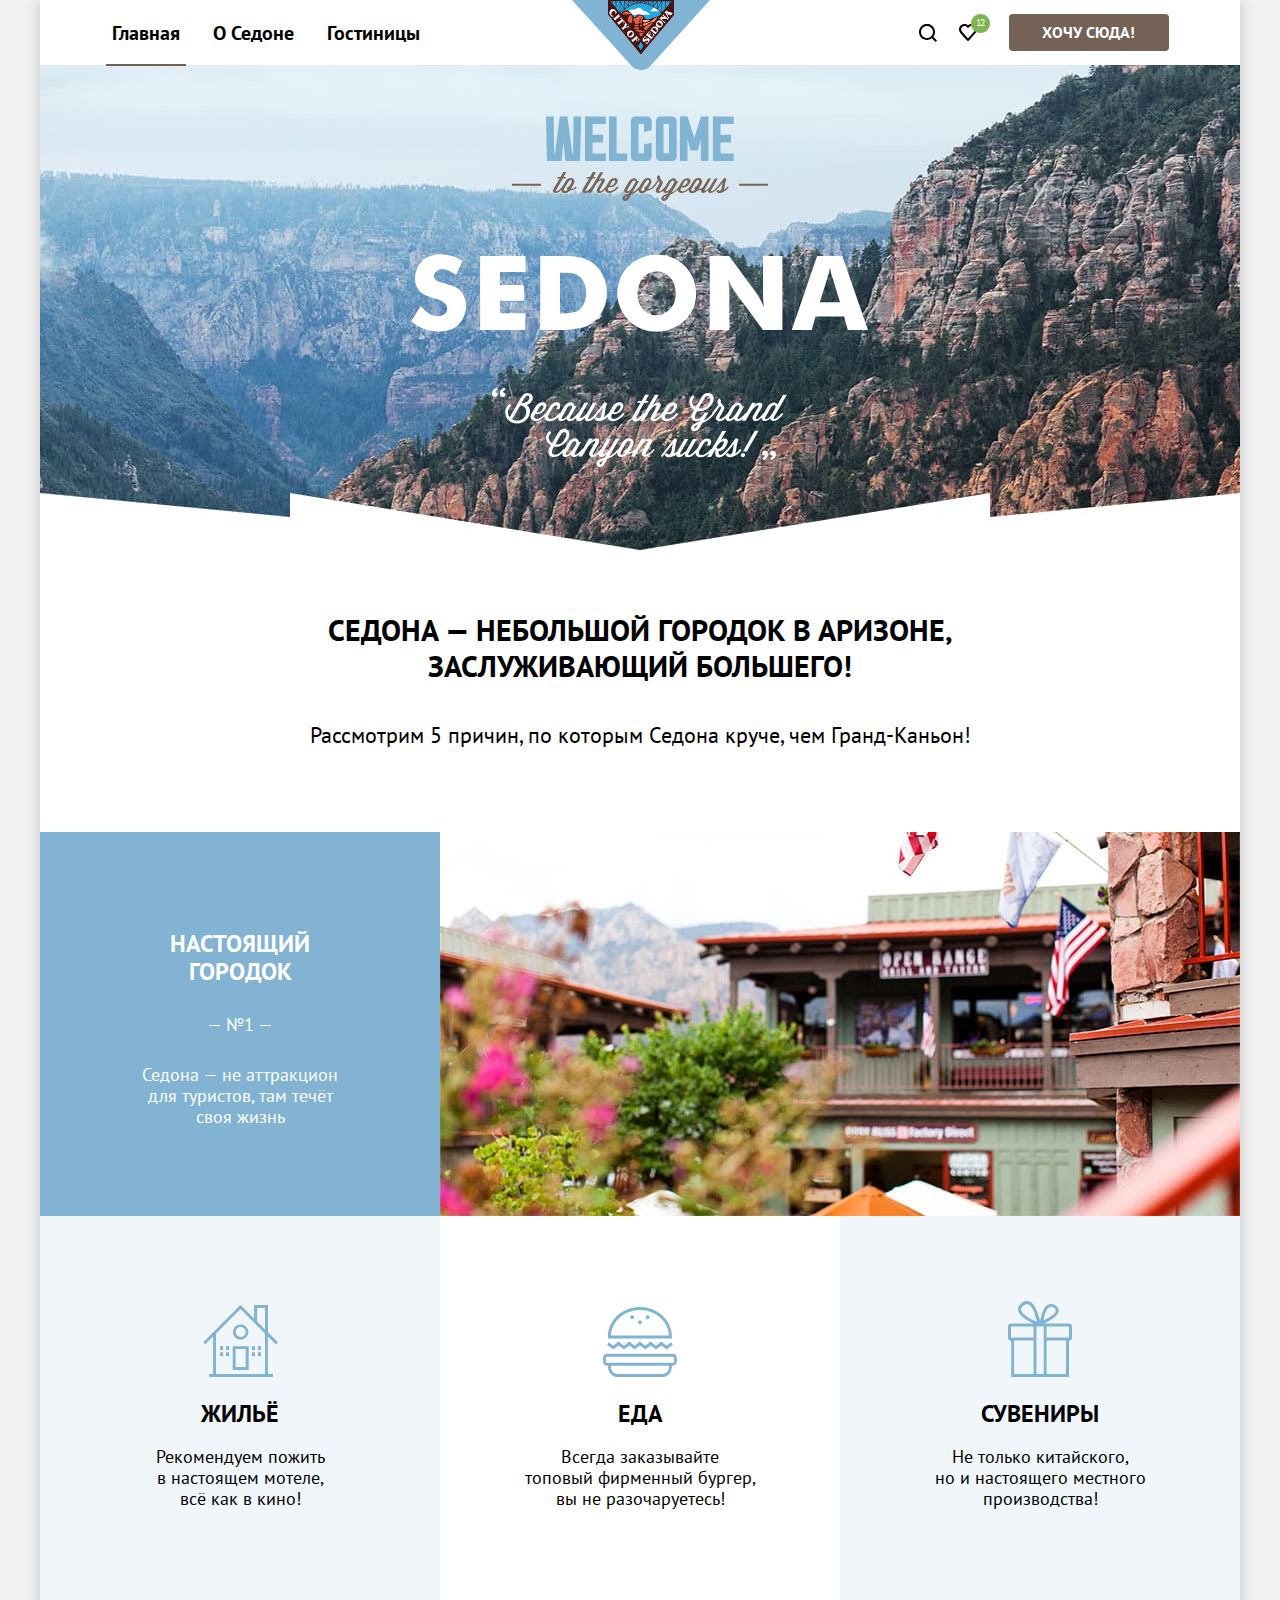
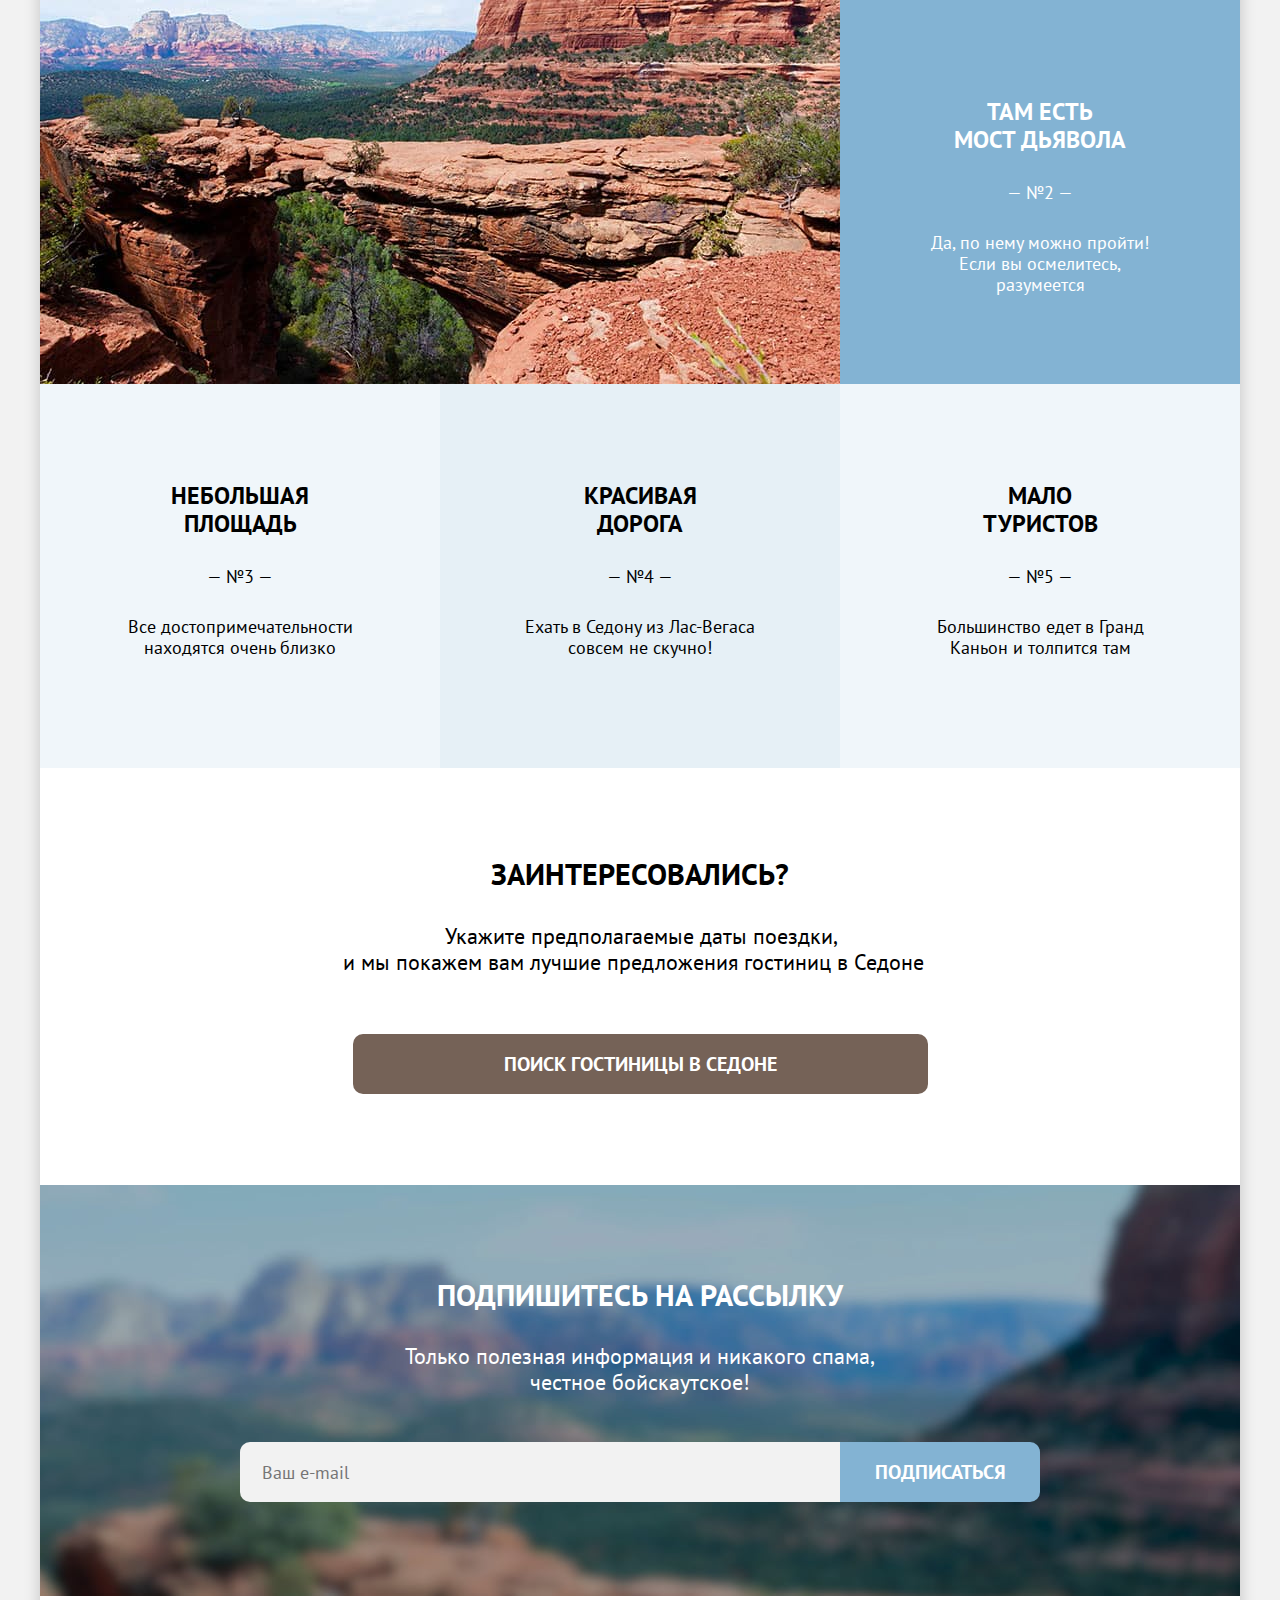
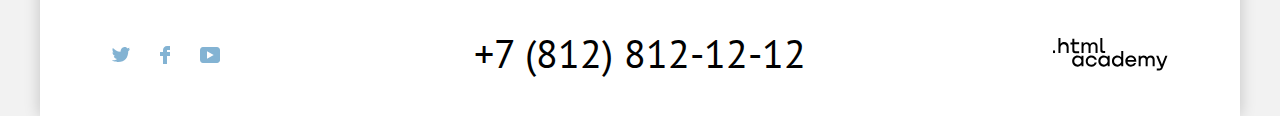
<file: index.html>
<!DOCTYPE html>
<html lang="ru">
  <head>
    <meta charset="utf-8">
    <title>HTML Academy: Седона</title>
    <link rel="icon" href="favicon.ico"> <!-- 32×32 -->
    <link rel="stylesheet" href="styles/styles.css">
  </head>
  <body>
    <header class="page-header">
      <nav class="navigation">
        <ul class="navigation-list">
          <li class="navigation-item current">
            <a class="navigation-link" href="#">Главная</a>
          </li>
          <li class="navigation-item">
            <a class="navigation-link" href="#">О Седоне</a>
          </li>
          <li class="navigation-item">
            <a class="navigation-link" href="catalog.html">Гостиницы</a>
          </li>
        </ul>
        <a class="navigation-logo" href="#">
          <img class="page-header-logo" src="img/mini-logo.svg" width="138" height="70" alt="Логотип сайта Седона">
        </a>
        <ul class="navigation-user">
          <li class="navigation-item">
            <a class="navigation-button search" title="Поиск" href="#">
              <svg class="navigation-icon" aria-hidden="true" focusable="false" width="18" height="18" viewBox="0 0 18 18" fill="none" xmlns="http://www.w3.org/2000/svg">
                <g clip-path="url(#clip0_3:16)">
                <path d="M18 16.5L14.3 12.8C15.3 11.5 16 9.8 16 7.9C16 3.5 12.4 -0.1 8 -0.1C3.6 -0.1 0 3.6 0 8C0 12.4 3.6 16 8 16C9.8 16 11.5 15.4 12.9 14.3L16.6 18L18 16.5ZM8 14C4.7 14 2 11.3 2 8C2 4.7 4.7 2 8 2C11.3 2 14 4.7 14 8C14 11.3 11.3 14 8 14Z"/>
                </g>
                <defs>
                <clipPath id="clip0_3:16">
                <rect width="18" height="18" fill="white"/>
                </clipPath>
                </defs>
              </svg>
            </a>
          </li>
          <li class="navigation-item">
            <a class="navigation-button favorites" title="Избранное" href="#">
              <svg class="eclipse" aria-hidden="true" focusable="false" width="19" height="19" viewBox="0 0 19 19" fill="none" xmlns="http://www.w3.org/2000/svg">
                <path d="M19 9.5C19 14.7467 14.7467 19 9.5 19C4.25329 19 0 14.7467 0 9.5C0 4.25329 4.25329 0 9.5 0C14.7467 0 19 4.25329 19 9.5Z"/>
              </svg>
              <span class="favorites-sum">12</span>
              <svg class="navigation-icon" aria-hidden="true" focusable="false" width="18" height="17" viewBox="0 0 18 17" fill="none" xmlns="http://www.w3.org/2000/svg">
                <path d="M8.9 17C8.6 17 8.3 16.9 8.1 16.6C2.7 10.5 1.4 9.1 1.1 8.7C0.4 7.8 0 6.6 0 5.4C0 2.4 2.4 0 5.5 0C6.8 0 8 0.5 9 1.3C10 0.5 11.3 0 12.5 0C15.5 0 18 2.4 18 5.4C18 6.7 17.5 7.9 16.7 8.8L9.7 16.7C9.5 16.9 9.3 17 8.9 17ZM2.9 7.5C3.2 7.9 6.4 11.5 9 14.4L15.2 7.4C15.7 6.9 15.9 6.2 15.9 5.4C15.9 3.6 14.4 2.1 12.6 2.1C11.6 2.1 10.6 2.6 9.9 3.4C9.6 3.7 9.3 3.8 9 3.8C8.7 3.8 8.4 3.6 8.2 3.4C7.5 2.6 6.5 2.1 5.5 2.1C3.7 2.1 2.2 3.6 2.2 5.4C2.1 6.3 2.5 7 2.9 7.5C2.8 7.5 2.8 7.5 2.9 7.5Z"/>
              </svg>
            </a>

            <div class="popover popover-cart">
              <div class="popover-content">
                <h2 class="popover-title visually-hidden">Избранное</h2>
                <ul class="cart-items-list">
                  <li class="cart-item">
                    <a class="cart-item-container" href="#">
                    <h4 class="cart-item-title">Desert Quail Inn</h4>
                    <img class="card-item-img" src="img/hotel-2-min.jpg" width="48" height="48" alt="">
                    <p class="cart-item-type">Мотель</p>
                    </a>
                    <button type="button" class="cart-item-button">
                      <svg class="basket" aria-hidden="true" focusable="false" width="16" height="16" viewBox="0 0 16 16" fill="none" xmlns="http://www.w3.org/2000/svg">
                        <path d="M15.3 2.3H13.1H2.8H0.6C0.3 2.3 0 2.5 0 2.8C0 3.1 0.3 3.4 0.6 3.4H2.3V15.4C2.3 15.7 2.6 16 2.9 16H13.1C13.4 16 13.7 15.7 13.7 15.4V3.4H15.4C15.7 3.4 16 3.1 16 2.8C16 2.5 15.6 2.3 15.3 2.3ZM12.5 14.8H3.4V3.4H12.5V14.8Z" fill="black"/>
                        <path d="M6.19995 1.2H9.59995C9.89995 1.2 10.2 0.9 10.2 0.6C10.2 0.3 9.99995 0 9.69995 0H6.19995C5.89995 0 5.69995 0.3 5.69995 0.6C5.69995 0.9 5.89995 1.2 6.19995 1.2Z" fill="black"/>
                        <path d="M6.2001 12C6.5001 12 6.8001 11.7 6.8001 11.4V5.7C6.8001 5.4 6.5001 5.1 6.2001 5.1C5.9001 5.1 5.6001 5.4 5.6001 5.7V11.4C5.7001 11.7 5.9001 12 6.2001 12Z" fill="black"/>
                        <path d="M9.7001 12C10.0001 12 10.3001 11.7 10.3001 11.4V5.7C10.3001 5.4 10.0001 5.1 9.7001 5.1C9.4001 5.1 9.1001 5.5 9.1001 5.7V11.4C9.1001 11.7 9.3001 12 9.7001 12Z" fill="black"/>
                      </svg>
                      <span class="visually-hidden">Удалить из корзины</span>
                    </button>
                  </li>
                  <li class="cart-item">
                    <a class="cart-item-container" href="#">
                    <h4 class="cart-item-title">Villas at Poco Diablo</h4>
                    <img class="card-item-img" src="img/hotel-3-min.jpg" width="48" height="48" alt="">
                    <p class="cart-item-type">Апартаменты</p>
                    </a>
                    <button type="button" class="cart-item-button">
                      <svg class="basket" aria-hidden="true" focusable="false" width="16" height="16" viewBox="0 0 16 16" fill="none" xmlns="http://www.w3.org/2000/svg">
                        <path d="M15.3 2.3H13.1H2.8H0.6C0.3 2.3 0 2.5 0 2.8C0 3.1 0.3 3.4 0.6 3.4H2.3V15.4C2.3 15.7 2.6 16 2.9 16H13.1C13.4 16 13.7 15.7 13.7 15.4V3.4H15.4C15.7 3.4 16 3.1 16 2.8C16 2.5 15.6 2.3 15.3 2.3ZM12.5 14.8H3.4V3.4H12.5V14.8Z"/>
                        <path d="M6.19995 1.2H9.59995C9.89995 1.2 10.2 0.9 10.2 0.6C10.2 0.3 9.99995 0 9.69995 0H6.19995C5.89995 0 5.69995 0.3 5.69995 0.6C5.69995 0.9 5.89995 1.2 6.19995 1.2Z"/>
                        <path d="M6.2001 12C6.5001 12 6.8001 11.7 6.8001 11.4V5.7C6.8001 5.4 6.5001 5.1 6.2001 5.1C5.9001 5.1 5.6001 5.4 5.6001 5.7V11.4C5.7001 11.7 5.9001 12 6.2001 12Z"/>
                        <path d="M9.7001 12C10.0001 12 10.3001 11.7 10.3001 11.4V5.7C10.3001 5.4 10.0001 5.1 9.7001 5.1C9.4001 5.1 9.1001 5.5 9.1001 5.7V11.4C9.1001 11.7 9.3001 12 9.7001 12Z"/>
                      </svg>
                      <span class="visually-hidden">Удалить из корзины</span>
                    </button>
                  </li>
                </ul>
                <button type="button" class="popover-button">Все избранные</button>
              </div>
            </div>

          </li>
          <li class="navigation-item button">
            <a class="navigation-link button" href="#">
              <span class="navigation-link white-link">Хочу сюда!</span>
            </a>
          </li>
        </ul>
      </nav>
    </header>

    <main class="main-index main-container">
      <div class="main-bg">
        <img class="main-index-logo" src="img/logo-welcome.svg" width="458" height="352" alt="Добро пожаловать в Седону.">
      </div>
      <div class="promo">
      <h1 class="main-title">Седона — небольшой городок в Аризоне,<br>
        заслуживающий большего!</h1>
      <p class="main-description">Рассмотрим 5 причин, по которым Седона круче, чем Гранд-Каньон!</p>
      </div>

      <section class="advantages">
        <h2 class="visually-hidden">Преимущества</h2>
        <ol class="advantages-list">
          <li class="advantages-item">
            <div class="block-blue">
            <h3 class="advantages-title">Настоящий<br>
              городок</h3>
            <span>— №1 —</span>
            <p class="advantages-description">Седона — не аттракцион<br>
              для туристов, там течёт<br>
              своя жизнь</p>
            </div>
            <img class="city-img" src="img/real-city-min.jpg" width="800" height="384" alt="Город Седона.">
          </li>
        </ol>
        <ol class="detail-list">
          <li class="detail-item detail-item-blue">
            <div class="detail-icon icon-house"></div>
            <div class="detail">
            <h4 class="detail-title">Жильё</h4>
            <p class="detail-description">Рекомендуем пожить<br>
              в настоящем мотеле,<br>
              всё как в кино!</p>
            </div>
          </li>
          <li class="detail-item detail-item-white">
            <div class="detail-icon icon-food"></div>
            <div class="detail">
            <h4 class="detail-title">Еда</h4>
            <p class="detail-description">Всегда заказывайте<br>
              топовый фирменный бургер,<br>
              вы не разочаруетесь!</p>
            </div>
          </li>
          <li class="detail-item detail-item-blue">
            <div class="detail-icon icon-souvenirs"></div>
            <div class="detail">
            <h4 class="detail-title">Сувениры</h4>
            <p class="detail-description">Не только китайского,<br>
              но и настоящего местного<br>
              производства!</p>
            </div>
          </li>
        </ol>
          <ol start="2" class="advantages-list">
          <li class="adv-2 advantages-item">
            <div class="block-blue">
            <h3 class="advantages-title">Там есть<br>
              мост дьявола</h3>
            <span>— №2 —</span>
            <p class="advantages-description">Да, по нему можно пройти!<br>
              Если вы осмелитесь,<br>
              разумеется</p>
            </div>

            <img class="bridge" src="img/bridge-min.jpg" width="800" height="384" alt="Мост Дьявола.">
          </li>
          <li class="advantages-item-light">
            <h3 class="advantages-title">Небольшая<br>
              площадь</h3>
            <span class="a">— №3 —</span>
            <p class="advantages-description">Все достопримечательности<br>
              находятся очень близко</p>
          </li>
          <li class="advantages-item-dark">
            <h3 class="advantages-title">Красивая<br>
              дорога</h3>
            <span>— №4 —</span>
            <p class="advantages-description">Ехать в Седону из Лас-Вегаса<br>
              совсем не скучно!</p>
          </li>
          <li class="advantages-item-light">
            <h3 class="advantages-title">Мало<br>
              туристов</h3>
            <span>— №5 —</span>
            <p class="advantages-description">Большинство едет в Гранд<br>
              Каньон и толпится там</p>
          </li>
          </ol>
      </section>

      <section class="appointment">
        <h2 class="appointment-title">Заинтересовались?</h2>
        <p class="appointment-description">Укажите предполагаемые даты поездки,
        и мы покажем вам лучшие предложения гостиниц в Седоне
        </p>
        <div class="appointment-search">
          <a class="appointment-button" href="#">Поиск гостиницы в седоне</a>
        </div>
      </section>
    </main>

    <footer class="page-footer">
      <section class="newsletter">
        <div class="footer-bg">
        <h2 class="page-footer-title">Подпишитесь на рассылку</h2>
        <p class="page-footer-description">Только полезная информация и никакого спама,<br>
          честное бойскаутское!</p>
        <form class="newsletter-form" action="https://echo.htmlacademy.ru/" method="post">
          <div class="email-form">
          <p class="newsletter-email">
            <label class="visually-hidden" for="newsletter-email">Email</label>
            <input class="field"  placeholder="Ваш e-mail" type="email" name="newsletter-email" id="newsletter-email" required>
          </p>
          <button class="button newsletter-button" type="submit">Подписаться</button>
          </div>
        </form>
        </div>
      </section>

      <div class="contacts">
      <ul class="footer-social">
        <li class="footer-social-item">
          <a class="footer-social-link twitter" title="Twitter" href="https://twitter.com/htmlacademy_ru">
            <svg class="social-icon" aria-hidden="true" focusable="false" width="18" height="15" viewBox="0 0 18 15" fill="none" xmlns="http://www.w3.org/2000/svg">
              <path d="M11.6 0.200056C13.4 -0.299944 14.8 0.500056 15.4 1.40006C16.1 1.20006 16.8 0.900056 17.5 0.700056C17.5 1.60006 16.9 2.20006 16.6 2.50006C17.3 2.60006 18 1.90006 18 1.90006C17.8 2.90006 16.9 3.70006 16.3 3.90006C16.1 10.7001 13 15.1001 5.7 15.0001C5.1 15.0001 5.8 15.0001 5.2 15.0001C4.8 15.0001 0.8 14.5001 0 13.1001C2.4 13.3001 4.1 12.7001 5 11.9001C4 11.6001 2.1 11.5001 1.8 9.00006C2.2 9.10006 2.4 9.20006 3.1 9.10006C1.8 8.30006 0.4 7.50006 0.5 5.30006C0.8 5.60006 1.6 5.80006 1.9 5.80006C1.1 5.60006 -0.2 2.50006 0.9 0.900056C2.8 2.80006 4.9 4.50006 8.5 4.70006C8.7 2.30006 9.7 0.800056 11.6 0.200056Z"/>
            </svg>
          </a>
        </li>
        <li class="footer-social-item">
          <a class="footer-social-link facebook" title="Facebook" href="https://www.facebook.com/htmlacademy">
            <svg class="social-icon" aria-hidden="true" focusable="false" width="10" height="18" viewBox="0 0 10 18" fill="none" xmlns="http://www.w3.org/2000/svg">
              <path d="M7 0C4.8 0 3 1.8 3 4V6H0V10H3V18H7V10H10V6H7V4H10V0H7Z"/>
            </svg>
          </a>
        </li>
        <li class="footer-social-item">
          <a class="footer-social-link youtube" title="YouTube" href="https://www.youtube.com/c/HTMLAcademyRUS">
            <svg class="social-icon" aria-hidden="true" focusable="false" width="20" height="16" viewBox="0 0 20 16" fill="none" xmlns="http://www.w3.org/2000/svg">
              <path d="M17 0H2.9C1.2 0 0 1.5 0 3.2V12.7C0 14.5 1.2 16 2.9 16H17.2C18.7 16 20.1 14.5 20.1 12.8V3.2C19.9 1.5 18.7 0 17 0ZM7 11.8V4.2L13.7 8L7 11.8Z"/>
            </svg>
          </a>
        </li>
      </ul>

      <section class="footer-contacts">
        <h2 class="visually-hidden">Контакты</h2>
        <a class="footer-contacts-phone tel" href="tel:+78128121212">+7 (812) 812-12-12</a>
      </section>

      <section class="about-text">
        <h2 class="visually-hidden">Сделано в .html academy</h2>
        <a class="made" href="https://htmlacademy.ru/">
          <svg class="made-icon" aria-hidden="true" focusable="false" width="115" height="33" viewBox="0 0 115 33" fill="none" xmlns="http://www.w3.org/2000/svg">
            <path d="M0 12.8999V15.4999H2.5V12.8999H0Z"/>
            <path d="M11.6 4.5C10 4.5 8.80002 5.2 8.00002 6.2H7.90002V0H5.90002V15.5H7.90002V10.2C7.90002 8.1 9.20002 6.6 11.2 6.6C13 6.6 14.1 8 14.1 9.8V15.5H16.1V9.4C16.2 6.4 14.3 4.5 11.6 4.5Z"/>
            <path d="M26.6 4.8001H21.8V1.1001H19.8V4.9001H17.9V6.9001H19.8V12.9001C19.8 14.6001 20.8 15.6001 22.5 15.6001H26.6V13.6001H22.9C22.2 13.6001 21.8 13.2001 21.8 12.5001V6.8001H26.6V4.8001Z"/>
            <path d="M41.1 4.6001C39.5 4.6001 38.2 5.4001 37.6 6.7001H37.5C36.9 5.5001 35.7 4.6001 34.1 4.6001C32.7 4.6001 31.6 5.4001 31 6.4001H30.9V4.8001H29V15.4001H31V10.0001C31 8.0001 32 6.5001 33.6 6.5001C35.1 6.5001 36 7.5001 36 9.1001V15.4001H38V9.8001C38 7.4001 39.4 6.5001 40.6 6.5001C42.1 6.5001 43 7.5001 43 9.1001V15.4001H45V8.9001C45.1 6.4001 43.6 4.6001 41.1 4.6001Z"/>
            <path d="M47.8 12.7C47.8 14.4 48.8 15.4 50.6 15.4H52.6V13.4H50.9001C50.2001 13.4 49.8 13 49.8 12.3V0H47.8V12.7Z"/>
            <path d="M28.9 19.6999C28 18.5999 26.7 17.8999 25 17.8999C21.9 17.8999 19.6 20.1999 19.6 23.4999C19.6 26.7999 21.9 29.0999 25 29.0999C26.8 29.0999 28 28.2999 28.8 27.1999H28.9V28.7999H30.9V18.1999H28.9V19.6999ZM25.3 27.0999C23.1 27.0999 21.7 25.4999 21.7 23.4999C21.7 21.4999 23.1 19.8999 25.3 19.8999C27.5 19.8999 28.9 21.4999 28.9 23.4999C28.9 25.3999 27.5 27.0999 25.3 27.0999Z"/>
            <path d="M44.2 21.9999C43.7 19.5999 41.5999 17.8999 38.7999 17.8999C35.3999 17.8999 33.2 20.3999 33.2 23.4999C33.2 26.5999 35.3999 29.0999 38.7999 29.0999C41.5999 29.0999 43.7 27.2999 44.2 24.8999H42.0999C41.6999 26.1999 40.3999 27.1999 38.7999 27.1999C36.5999 27.1999 35.2 25.5999 35.2 23.5999C35.2 21.5999 36.5999 19.9999 38.7999 19.9999C40.3999 19.9999 41.5999 20.9999 42.0999 22.1999H44.2V21.9999Z"/>
            <path d="M55.1 19.6999C54.2 18.5999 52.9001 17.8999 51.2001 17.8999C48.1001 17.8999 45.8 20.1999 45.8 23.4999C45.8 26.7999 48.1001 29.0999 51.2001 29.0999C53.0001 29.0999 54.2 28.2999 55 27.1999H55.1V28.7999H57.1V18.1999H55.1V19.6999ZM51.5 27.0999C49.3 27.0999 47.9001 25.4999 47.9001 23.4999C47.9001 21.4999 49.3 19.8999 51.5 19.8999C53.7 19.8999 55.1 21.4999 55.1 23.4999C55.1 25.3999 53.6 27.0999 51.5 27.0999Z"/>
            <path d="M68.7 19.7999C67.8 18.6999 66.5 17.8999 64.8 17.8999C61.7 17.8999 59.4 20.1999 59.4 23.4999C59.4 26.7999 61.6 29.0999 64.8 29.0999C66.5 29.0999 67.8 28.2999 68.6 27.2999H68.7V28.7999H70.7V13.3999H68.7V19.7999ZM65.1 27.0999C62.9 27.0999 61.5 25.4999 61.5 23.4999C61.5 21.4999 62.9 19.8999 65.1 19.8999C67.3 19.8999 68.7 21.4999 68.7 23.4999C68.6 25.4999 67.2 27.0999 65.1 27.0999Z"/>
            <path d="M78.3 17.8999C75 17.8999 72.8 20.3999 72.8 23.4999C72.8 26.4999 74.9 29.0999 78.3 29.0999C80.8 29.0999 82.8 27.7999 83.5 25.4999H81.4C80.9 26.4999 79.8 27.0999 78.4 27.0999C76.5 27.0999 75.1 25.7999 75 24.1999H83.8C84 20.5999 81.8 17.8999 78.3 17.8999ZM78.3 19.7999C80 19.7999 81.3 20.7999 81.6 22.3999H75.1C75.4 20.8999 76.6 19.7999 78.3 19.7999Z"/>
            <path d="M98.2 17.8999C96.6 17.8999 95.3 18.6999 94.6 19.8999H94.5C93.9 18.6999 92.7 17.8999 91.1 17.8999C89.7 17.8999 88.6 18.5999 88 19.6999V18.1999H86.1V28.7999H88.1V23.3999C88.1 21.3999 89.1 19.9999 90.7 19.8999C92.2 19.8999 93.1 20.8999 93.1 22.4999V28.7999H95.1V23.1999C95.1 20.7999 96.5 19.8999 97.7 19.8999C99.2 19.8999 100.1 20.8999 100.1 22.4999V28.7999H102.1V22.2999C102.2 19.6999 100.7 17.8999 98.2 17.8999Z"/>
            <path d="M109.4 27.0001L105.8 18.1001H103.6L108.4 29.7001C108.1 30.6001 107.7 30.9001 106.7 30.9001H104.2V32.9001H106.7C108.5 32.9001 109.5 32.1001 110.2 30.3001L114.9 18.1001H112.8L109.4 27.0001Z"/>
          </svg>
        </a>
      </section>
      </div>
    </footer>

    <div class="modal-container modal-container-close">
      <div class="modal modal-search">
        <button class="modal-close-button">
          <span class="visually-hidden">Закрыть</span>
          <svg width="13" height="13" viewBox="0 0 13 13" fill="none" xmlns="http://www.w3.org/2000/svg">
            <path d="M13 1.2L11.8 0L6.5 5.3L1.2 0L0 1.2L5.3 6.5L0 11.8L1.2 13L6.5 7.7L11.8 13L13 11.8L7.7 6.5L13 1.2Z"/>
            </svg>

        </button>
        <section class="modal-content">
          <h2 class="modal-title">Поиск гостиницы в Седоне</h2>
          <div class="form-container">
          <form class="search-form" action="https://echo.htmlacademy.ru/" method="post">
            <p class="field-group field-date">
              <label for="arrival-date">Дата заезда:</label>
              <input class="date-form-field modal-field" type="text" id="arrival-date" name="arrival-date" placeholder="Укажите дату" required>
            </p>
            <p class="field-group field-date">
              <label for="departure-date">Дата выезда:</label>
              <input class="date-form-field modal-field" type="text" id="departure-date" name="departure-date" placeholder="Укажите дату" required>
            </p>
            <p class="field-group">
              <label for="adults">Взрослые:</label>
              <input class="people-form-field modal-field" type="text" id="adults" name="adults" placeholder="2">
              <button class="minus-button" type="button"></button>
              <button class="plus-button" type="button"></button>
            </p>
            <p class="field-group field-kids">
              <label class="kids" for="kids">Дети:</label>
              <button type="button" class="info">
                <img class="info-img" src="img/info.png" alt="">
                <span class="tooltip"><img class="tooltip-img" src="img/tooltip.png" alt=""></span>
              </button>
              <input class="people-form-field modal-field" type="text" id="kids" name="kids" placeholder="1">
              <button class="minus-button" type="button"></button>
              <button class="plus-button" type="button"></button>
            </p>
            <button class="button modal-button" type="submit">Найти</button>
          </form>
          </div>
        </section>
      </div>
    </div>
  </body>
</html>
</file>
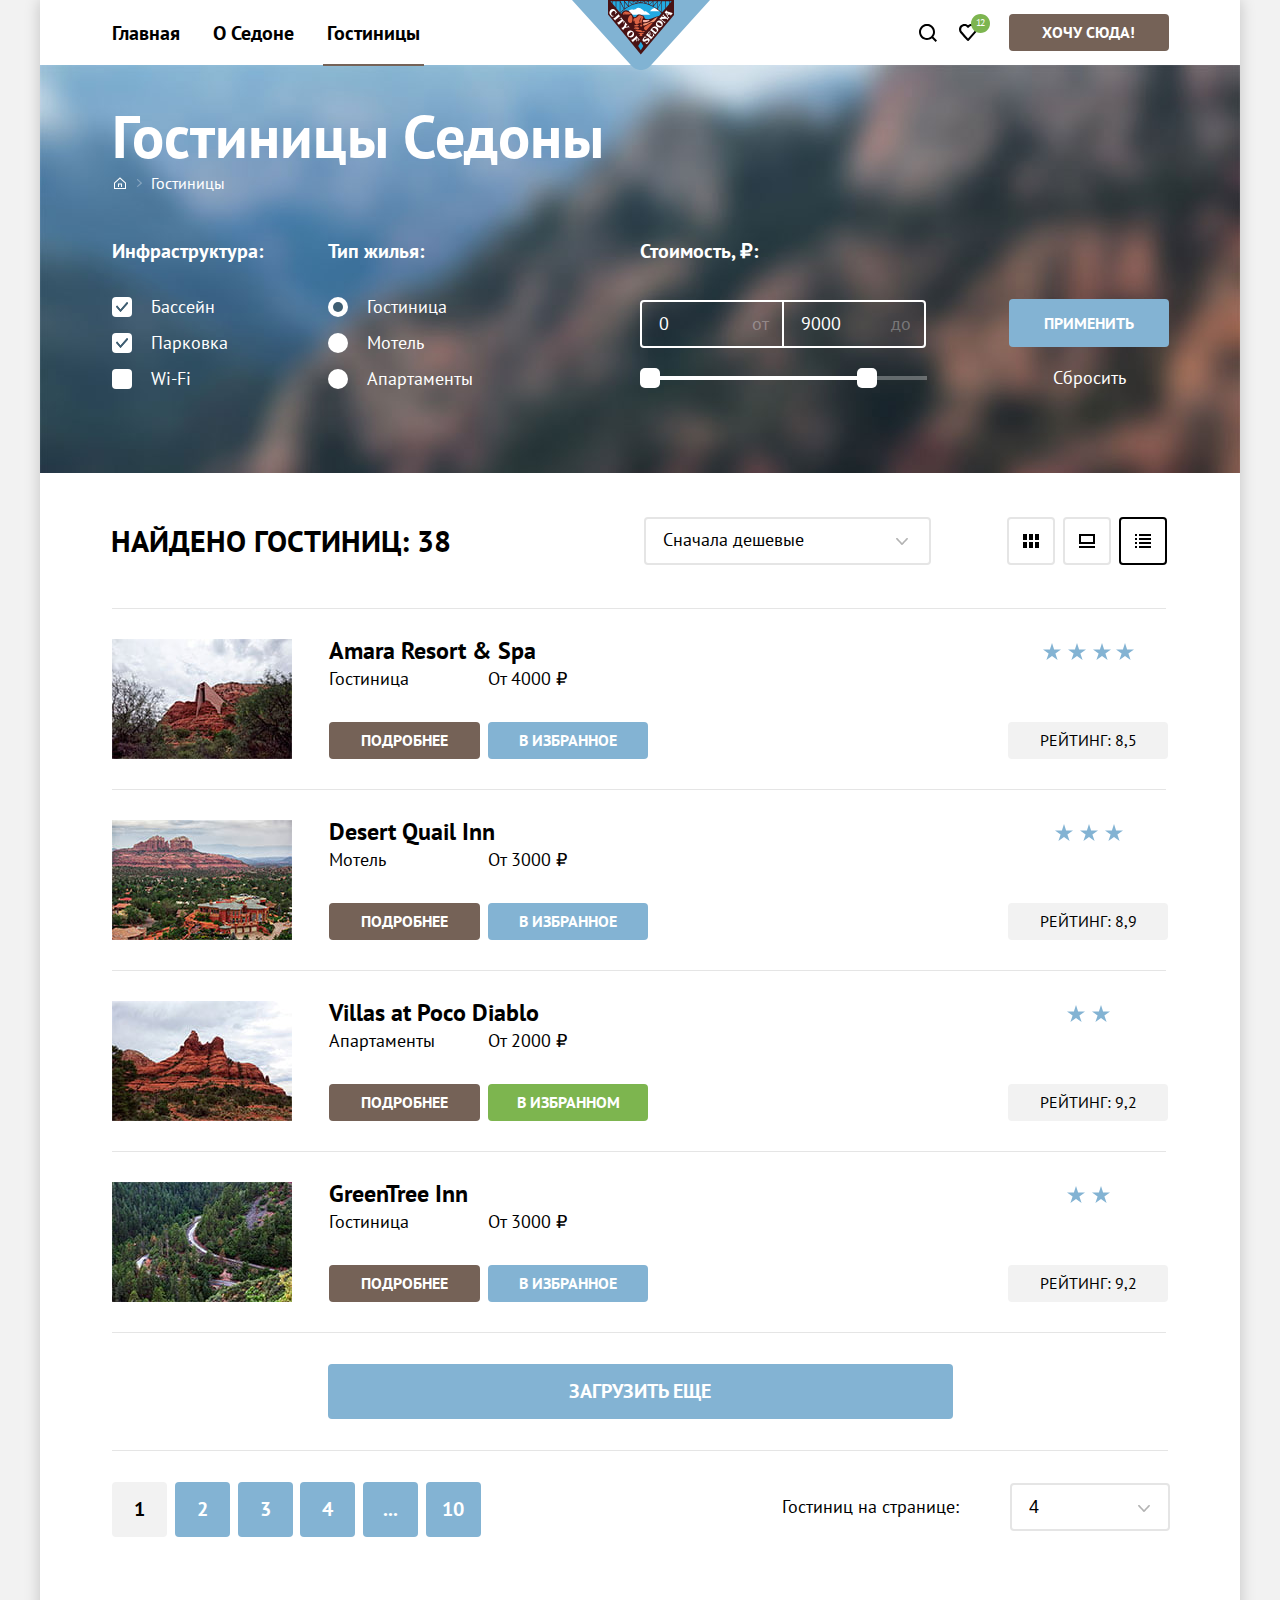
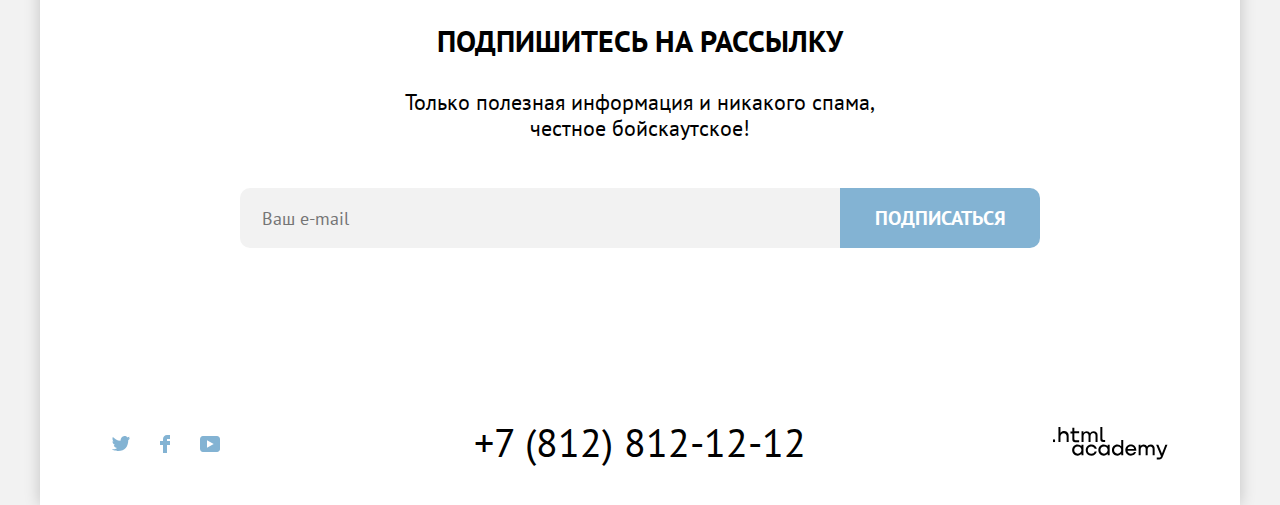
<file: catalog.html>
<!DOCTYPE html>
<html lang="ru">
  <head>
    <meta charset="utf-8">
    <title>HTML Academy: Седона</title>
    <link rel="icon" href="favicon.ico"> <!-- 32×32 -->
    <link rel="stylesheet" href="styles/styles.css">
  </head>
  <body>
    <header class="page-header">
      <nav class="navigation">
        <ul class="navigation-list">
          <li class="navigation-item">
            <a class="navigation-link" href="index.html">Главная</a>
          </li>
          <li class="navigation-item">
            <a class="navigation-link" href="#">О Седоне</a>
          </li>
          <li class="navigation-item current">
            <a class="navigation-link" href="#">Гостиницы</a>
          </li>
        </ul>
        <a class="navigation-logo" href="index.html">
          <img class="page-header-logo" src="img/mini-logo.svg" width="138" height="70" alt="Логотип сайта Седона.">
        </a>
        <ul class="navigation-user">
          <li class="navigation-item">
            <a class="navigation-button search" title="Поиск" href="#">
              <svg class="navigation-icon" aria-hidden="true" focusable="false" width="18" height="18" viewBox="0 0 18 18" fill="none" xmlns="http://www.w3.org/2000/svg">
                <g clip-path="url(#clip0_3:16)">
                <path d="M18 16.5L14.3 12.8C15.3 11.5 16 9.8 16 7.9C16 3.5 12.4 -0.1 8 -0.1C3.6 -0.1 0 3.6 0 8C0 12.4 3.6 16 8 16C9.8 16 11.5 15.4 12.9 14.3L16.6 18L18 16.5ZM8 14C4.7 14 2 11.3 2 8C2 4.7 4.7 2 8 2C11.3 2 14 4.7 14 8C14 11.3 11.3 14 8 14Z"/>
                </g>
                <defs>
                <clipPath id="clip0_3:16">
                <rect width="18" height="18" fill="white"/>
                </clipPath>
                </defs>
              </svg>
            </a>
          </li>
          <li class="navigation-item">
            <a class="navigation-button favorites" title="Избранное" href="#">
              <svg class="eclipse" aria-hidden="true" focusable="false" width="19" height="19" viewBox="0 0 19 19" fill="none" xmlns="http://www.w3.org/2000/svg">
                <path d="M19 9.5C19 14.7467 14.7467 19 9.5 19C4.25329 19 0 14.7467 0 9.5C0 4.25329 4.25329 0 9.5 0C14.7467 0 19 4.25329 19 9.5Z"/>
              </svg>
              <span class="favorites-sum">12</span>
              <svg class="navigation-icon" aria-hidden="true" focusable="false" width="18" height="17" viewBox="0 0 18 17" fill="none" xmlns="http://www.w3.org/2000/svg">
                <path d="M8.9 17C8.6 17 8.3 16.9 8.1 16.6C2.7 10.5 1.4 9.1 1.1 8.7C0.4 7.8 0 6.6 0 5.4C0 2.4 2.4 0 5.5 0C6.8 0 8 0.5 9 1.3C10 0.5 11.3 0 12.5 0C15.5 0 18 2.4 18 5.4C18 6.7 17.5 7.9 16.7 8.8L9.7 16.7C9.5 16.9 9.3 17 8.9 17ZM2.9 7.5C3.2 7.9 6.4 11.5 9 14.4L15.2 7.4C15.7 6.9 15.9 6.2 15.9 5.4C15.9 3.6 14.4 2.1 12.6 2.1C11.6 2.1 10.6 2.6 9.9 3.4C9.6 3.7 9.3 3.8 9 3.8C8.7 3.8 8.4 3.6 8.2 3.4C7.5 2.6 6.5 2.1 5.5 2.1C3.7 2.1 2.2 3.6 2.2 5.4C2.1 6.3 2.5 7 2.9 7.5C2.8 7.5 2.8 7.5 2.9 7.5Z"/>
              </svg>
            </a>

            <div class="popover popover-cart">
              <span class="popover-triangle">
                <svg width="20" height="10" viewBox="0 0 20 10" fill="none" xmlns="http://www.w3.org/2000/svg">
                  <g filter="url(#filter0_d_5_544)">
                  <path d="M10 1L20 10H0L10 1Z" fill="white"/>
                  </g>
                  <defs>
                  <filter id="filter0_d_5_544" x="0" y="0" width="20" height="10" filterUnits="userSpaceOnUse" color-interpolation-filters="sRGB">
                  <feFlood flood-opacity="0" result="BackgroundImageFix"/>
                  <feColorMatrix in="SourceAlpha" type="matrix" values="0 0 0 0 0 0 0 0 0 0 0 0 0 0 0 0 0 0 127 0" result="hardAlpha"/>
                  <feOffset dy="-1"/>
                  <feColorMatrix type="matrix" values="0 0 0 0 0.894118 0 0 0 0 0.894118 0 0 0 0 0.894118 0 0 0 1 0"/>
                  <feBlend mode="normal" in2="BackgroundImageFix" result="effect1_dropShadow_5_544"/>
                  <feBlend mode="normal" in="SourceGraphic" in2="effect1_dropShadow_5_544" result="shape"/>
                  </filter>
                  </defs>
                  </svg>
              </span>
              <div class="popover-content">
                <h2 class="popover-title visually-hidden">Избранное</h2>
                <ul class="cart-items-list">
                  <li class="cart-item">
                    <a class="cart-item-container" href="#">
                    <h4 class="cart-item-title">Desert Quail Inn</h4>
                    <img class="card-item-img" src="img/hotel-2-min.jpg" width="48" height="48" alt="">
                    <p class="cart-item-type">Мотель</p>
                    </a>
                    <button type="button" class="cart-item-button">
                      <svg class="basket" aria-hidden="true" focusable="false" width="16" height="16" viewBox="0 0 16 16" fill="none" xmlns="http://www.w3.org/2000/svg">
                        <path d="M15.3 2.3H13.1H2.8H0.6C0.3 2.3 0 2.5 0 2.8C0 3.1 0.3 3.4 0.6 3.4H2.3V15.4C2.3 15.7 2.6 16 2.9 16H13.1C13.4 16 13.7 15.7 13.7 15.4V3.4H15.4C15.7 3.4 16 3.1 16 2.8C16 2.5 15.6 2.3 15.3 2.3ZM12.5 14.8H3.4V3.4H12.5V14.8Z" fill="black"/>
                        <path d="M6.19995 1.2H9.59995C9.89995 1.2 10.2 0.9 10.2 0.6C10.2 0.3 9.99995 0 9.69995 0H6.19995C5.89995 0 5.69995 0.3 5.69995 0.6C5.69995 0.9 5.89995 1.2 6.19995 1.2Z" fill="black"/>
                        <path d="M6.2001 12C6.5001 12 6.8001 11.7 6.8001 11.4V5.7C6.8001 5.4 6.5001 5.1 6.2001 5.1C5.9001 5.1 5.6001 5.4 5.6001 5.7V11.4C5.7001 11.7 5.9001 12 6.2001 12Z" fill="black"/>
                        <path d="M9.7001 12C10.0001 12 10.3001 11.7 10.3001 11.4V5.7C10.3001 5.4 10.0001 5.1 9.7001 5.1C9.4001 5.1 9.1001 5.5 9.1001 5.7V11.4C9.1001 11.7 9.3001 12 9.7001 12Z" fill="black"/>
                      </svg>
                      <span class="visually-hidden">Удалить из корзины</span>
                    </button>
                  </li>
                  <li class="cart-item">
                    <a class="cart-item-container" href="#">
                    <h4 class="cart-item-title">Villas at Poco Diablo</h4>
                    <img class="card-item-img" src="img/hotel-3-min.jpg" width="48" height="48" alt="">
                    <p class="cart-item-type">Апартаменты</p>
                    </a>
                    <button type="button" class="cart-item-button">
                      <svg class="basket" aria-hidden="true" focusable="false" width="16" height="16" viewBox="0 0 16 16" fill="none" xmlns="http://www.w3.org/2000/svg">
                        <path d="M15.3 2.3H13.1H2.8H0.6C0.3 2.3 0 2.5 0 2.8C0 3.1 0.3 3.4 0.6 3.4H2.3V15.4C2.3 15.7 2.6 16 2.9 16H13.1C13.4 16 13.7 15.7 13.7 15.4V3.4H15.4C15.7 3.4 16 3.1 16 2.8C16 2.5 15.6 2.3 15.3 2.3ZM12.5 14.8H3.4V3.4H12.5V14.8Z"/>
                        <path d="M6.19995 1.2H9.59995C9.89995 1.2 10.2 0.9 10.2 0.6C10.2 0.3 9.99995 0 9.69995 0H6.19995C5.89995 0 5.69995 0.3 5.69995 0.6C5.69995 0.9 5.89995 1.2 6.19995 1.2Z"/>
                        <path d="M6.2001 12C6.5001 12 6.8001 11.7 6.8001 11.4V5.7C6.8001 5.4 6.5001 5.1 6.2001 5.1C5.9001 5.1 5.6001 5.4 5.6001 5.7V11.4C5.7001 11.7 5.9001 12 6.2001 12Z"/>
                        <path d="M9.7001 12C10.0001 12 10.3001 11.7 10.3001 11.4V5.7C10.3001 5.4 10.0001 5.1 9.7001 5.1C9.4001 5.1 9.1001 5.5 9.1001 5.7V11.4C9.1001 11.7 9.3001 12 9.7001 12Z"/>
                      </svg>
                      <span class="visually-hidden">Удалить из корзины</span>
                    </button>
                  </li>
                </ul>
                <button type="button" class="popover-button">Все избранные</button>
              </div>
            </div>

          </li>
          <li class="navigation-item button">
            <a class="navigation-link button" href="#">
              <span class="navigation-link white-link">Хочу сюда!</span>
            </a>
          </li>
        </ul>
      </nav>
    </header>

    <main class="main-inner">
      <div class="inner-bg">
        <div class="page-container">
        <header class="inner-header">
            <h1 class="inner-header-title">Гостиницы Седоны</h1>
            <ul class="breadcrumbs">
                <li class="breadcrumbs-item">
                  <a class="breadcrumbs-link home" title="На главную" href="#">
                    <svg class="home" width="12" height="12" viewBox="0 0 12 12" fill="none" xmlns="http://www.w3.org/2000/svg">
                      <path d="M6 0.300049L0 5.80005V12H12V5.80005L6 0.300049ZM11 11H1V6.20005L6 1.70005L11 6.20005V11Z"/>
                      <path d="M4 10H5V7.5H7V10H8V6.5H4V10Z"/>
                    </svg>
                  </a>
                </li>
                <li class="breadcrumbs-item">
                  <a class="breadcrumbs-link hotels" href="#">Гостиницы</a>
                </li>
              </ul>
        </header>

        <section class="catalog-products">
          <h2 class="visually-hidden">Фильтр гостиниц</h2>
            <form class="catalog-filter" action="https://echo.htmlacademy.ru/" method="get">
                <fieldset class="catalog-filter-group">
                <legend class="catalog-filter-title">Инфраструктура:</legend>
                    <ul class="catalog-filter-list">
                      <li class="catalog-filter-item">
                        <label class="control">
                          <input class="visually-hidden control-input" type="checkbox" name="pool" checked>
                          <span class="control-mark"></span>
                          <span class="control-label">Бассейн</span>
                        </label>
                      </li>
                      <li class="catalog-filter-item">
                        <label class="control">
                          <input class="visually-hidden control-input" type="checkbox" name="parking" checked>
                          <span class="control-mark"></span>
                          <span class="control-label">Парковка</span>
                        </label>
                      </li>
                      <li class="catalog-filter-item">
                        <label class="control">
                          <input class="visually-hidden control-input" type="checkbox" name="wi-fi">
                          <span class="control-mark"></span>
                          <span class="control-label">Wi-Fi</span>
                        </label>
                      </li>
                    </ul>
                </fieldset>

                <fieldset class="catalog-filter-group">
                <legend class="catalog-filter-title">Тип жилья:</legend>
                    <ul class="catalog-filter-list">
                        <li class="catalog-filter-item">
                          <label class="control">
                          <input class="visually-hidden control-input" type="radio" name="type-filter" value="hotel" checked>
                          <span class="control-mark"></span>
                          <span class="control-label">Гостиница</span>
                          </label>
                        </li>
                        <li class="catalog-filter-item">
                            <label class="control">
                              <input class="visually-hidden control-input" type="radio" name="type-filter" value="motel">
                              <span class="control-mark"></span>
                              <span class="control-label">Мотель</span>
                            </label>
                        </li>
                        <li class="catalog-filter-item">
                            <label class="control">
                              <input class="visually-hidden control-input" type="radio" name="type-filter" value="apartments">
                              <span class="control-mark"></span>
                              <span class="control-label">Апартаменты</span>
                            </label>
                        </li>
                    </ul>
                </fieldset>

                <fieldset class="catalog-filter-group">
                  <legend class="catalog-filter-title">Стоимость, ₽:</legend>
                  <div class="range-wrapper-block">
                    <label class="catalog-filter-label">
                      <input class="catalog-filter-input left" type="number" name="min-price" value="0">
                      <span class="from">от</span>
                    </label>
                    <label class="catalog-filter-label">
                      <input class="catalog-filter-input right" type="number" name="max-price" value="9000">
                      <span class="to">до</span>
                    </label>
                  </div>
                  <div class="range-scale">
                    <div class="range-bar">
                      <button class="range-toggle toggle-min" type="button">
                        <span class="visually-hidden">Изменить минимальную цену.</span>
                      </button>
                      <button class="range-toggle toggle-max" type="button">
                        <span class="visually-hidden">Изменить максимальную цену.</span>
                      </button>
                    </div>
                  </div>
                 </fieldset>
                 <div class="sorting-button">
                  <button class="button-show" type="submit" name="show">Применить</button>
                  <button class="button-delete" type="reset" name="delete">Сбросить</button>
                 </div>
            </form>
        </section>
      </div>
      </div>
      <div class="sorting">
        <form class="sorting-block">
            <label class="sorting-sum" for="sorting-1">Найдено гостиниц: 38</label>
            <select class="select-control-main" id="sorting-1" name="sorting">
                <option value="cheap">Сначала дешевые</option>
                <option value="popular">Сначала популярные</option>
                <option value="expensive">Сначала дорогие</option>
            </select>
        </form>

        <div class="view-type">
        <a href="#" class="view-type-button button-light">
          <svg width="16" height="14" viewBox="0 0 16 14" fill="none" xmlns="http://www.w3.org/2000/svg">
            <path d="M4 0H0V6H4V0Z" fill="black"/>
            <path d="M16 0H12V6H16V0Z" fill="black"/>
            <path d="M10 0H6V6H10V0Z" fill="black"/>
            <path d="M4 8H0V14H4V8Z" fill="black"/>
            <path d="M16 8H12V14H16V8Z" fill="black"/>
            <path d="M10 8H6V14H10V8Z" fill="black"/>
          </svg>
          <span class="visually-hidden">Показать карточки</span>
        </a>
        <a href="#" class="view-type-button button-light">
          <svg width="16" height="14" viewBox="0 0 16 14" fill="none" xmlns="http://www.w3.org/2000/svg">
            <path d="M16 12H0V14H16V12Z" fill="black"/>
            <path d="M14 2V8H2V2H14ZM16 0H0V10H16V0Z" fill="black"/>
          </svg>
          <span class="visually-hidden">Слайдшоу</span>
        </a>
        <a href="#" class="view-type-button view-type-button-current">
          <svg width="16" height="14" viewBox="0 0 16 14" fill="none" xmlns="http://www.w3.org/2000/svg">
            <path d="M2 0H0V2H2V0Z" fill="black"/>
            <path d="M16 0H4V2H16V0Z" fill="black"/>
            <path d="M2 4H0V6H2V4Z" fill="black"/>
            <path d="M16 4H4V6H16V4Z" fill="black"/>
            <path d="M2 8H0V10H2V8Z" fill="black"/>
            <path d="M16 8H4V10H16V8Z" fill="black"/>
            <path d="M2 12H0V14H2V12Z" fill="black"/>
            <path d="M16 12H4V14H16V12Z" fill="black"/>
          </svg>
          <span class="visually-hidden">Показать список</span>
        </a>
        </div>
      </div>
        <ul class="product-list">
          <li class="product-card">
            <a class="product-card-link product-card-title" href="#">
              <h3 class="product-card-title">Amara Resort & Spa</h3>
            </a>
            <a class="product-card-link product-card-img" href="#">
                <img class="product-card-img" src="img/hotel-1-min.jpg" width="180" height="120" alt="">
            </a>
            <span class="product-card-type">Гостиница</span>
            <span class="product-card-price">От 4000 ₽</span>
            <a class="product-card-button button more" href="#">подробнее</a>
            <a class="product-card-button button in-favorites" href="#">В избранное</a>
            <div class="rating-stars stars-4"></div>
            <span class="rating">Рейтинг: 8,5</span>
          </li>

          <li class="product-card">
            <a class="product-card-link product-card-title" href="#">
              <h3 class="product-card-title">Desert Quail Inn</h3>
            </a>
            <a class="product-card-link product-card-img" href="#">
                <img class="product-card-img" src="img/hotel-2-min.jpg" width="180" height="120" alt="">
            </a>
            <span class="product-card-type">Мотель</span>
            <span class="product-card-price">От 3000 ₽</span>
            <a class="product-card-button button more" href="#">подробнее</a>
            <a class="product-card-button button in-favorites" href="#">В избранное</a>
            <div class="rating-stars stars-3"></div>
            <span class="rating">Рейтинг: 8,9</span>
          </li>

          <li class="product-card">
            <a class="product-card-link product-card-title" href="#">
              <h3 class="product-card-title">Villas at Poco Diablo</h3>
            </a>
            <a class="product-card-link product-card-img" href="#">
                <img class="product-card-img" src="img/hotel-3-min.jpg" width="180" height="120" alt="">
            </a>
            <span class="product-card-type">Апартаменты</span>
            <span class="product-card-price">От 2000 ₽</span>
            <a class="product-card-button button more" href="#">подробнее</a>
            <a class="product-card-button button in-favorites selected" href="#">В избранном</a>
            <div class="rating-stars stars-2"></div>
            <span class="rating">Рейтинг: 9,2</span>
          </li>

          <li class="product-card">
            <a class="product-card-link product-card-title" href="#">
              <h3 class="product-card-title">GreenTree Inn</h3>
            </a>
            <a class="product-card-link product-card-img" href="#">
                <img class="product-card-img" src="img/hotel-4-min.jpg" width="180" height="120" alt="">
            </a>
            <span class="product-card-type">Гостиница</span>
            <span class="product-card-price">От 3000 ₽</span>
            <a class="product-card-button button more" href="#">подробнее</a>
            <a class="product-card-button button in-favorites" href="#">В избранное</a>
            <div class="rating-stars stars-2"></div>
            <span class="rating">Рейтинг: 9,2</span>
          </li>
        </ul>
        <div class="show-more"><button class="button pagination-show-more" type="button">Загрузить еще</button></div>

        <div class="pagination">
        <ul class="pagination-list">
            <li class="pagination-item">
                <a class="pagination-link pagination-current">1</a>
            </li>
            <li class="pagination-item">
                <a class="pagination-link" href="#">2</a>
            </li>
            <li class="pagination-item">
                <a class="pagination-link" href="#">3</a>
            </li>
            <li class="pagination-item">
                <a class="pagination-link" href="#">4</a>
            </li>
            <li class="pagination-item">
                <a class="pagination-link" href="#">...</a>
            </li>
            <li class="pagination-item">
                <a class="pagination-link" href="#">10</a>
            </li>
        </ul>

        <form class="sorting-block-bottom">
            <label class="sorting-count" for="sorting-2">Гостиниц на странице:</label>
            <select class="select-control" id="sorting-2" name="sorting-count">
                <option value="4">4</option>
                <option value="7">7</option>
                <option value="10">10</option>
            </select>
        </form>
        </div>
    </main>

    <footer class="page-footer">
      <section class="newsletter catalog">
        <h2 class="page-footer-title">Подпишитесь на рассылку</h2>
        <p class="page-footer-description">Только полезная информация и никакого спама,<br>
          честное бойскаутское!</p>
        <form class="newsletter-form" action="https://echo.htmlacademy.ru/" method="post">
          <div class="email-form">
            <p class="newsletter-email">
              <label class="visually-hidden" for="newsletter-email">Email</label>
              <input class="field field-catalog"  placeholder="Ваш e-mail" type="email" name="newsletter-email" id="newsletter-email" required>
            </p>
            <button class="button newsletter-button" type="submit">
              <span class="newsletter-button">Подписаться</span>
            </button>
          </div>
        </form>
      </section>

      <div class="contacts">
        <ul class="footer-social">
          <li class="footer-social-item">
            <a class="footer-social-link twitter" title="Twitter" href="https://twitter.com/htmlacademy_ru">
              <svg class="social-icon" aria-hidden="true" focusable="false" width="18" height="15" viewBox="0 0 18 15" fill="none" xmlns="http://www.w3.org/2000/svg">
                <path d="M11.6 0.200056C13.4 -0.299944 14.8 0.500056 15.4 1.40006C16.1 1.20006 16.8 0.900056 17.5 0.700056C17.5 1.60006 16.9 2.20006 16.6 2.50006C17.3 2.60006 18 1.90006 18 1.90006C17.8 2.90006 16.9 3.70006 16.3 3.90006C16.1 10.7001 13 15.1001 5.7 15.0001C5.1 15.0001 5.8 15.0001 5.2 15.0001C4.8 15.0001 0.8 14.5001 0 13.1001C2.4 13.3001 4.1 12.7001 5 11.9001C4 11.6001 2.1 11.5001 1.8 9.00006C2.2 9.10006 2.4 9.20006 3.1 9.10006C1.8 8.30006 0.4 7.50006 0.5 5.30006C0.8 5.60006 1.6 5.80006 1.9 5.80006C1.1 5.60006 -0.2 2.50006 0.9 0.900056C2.8 2.80006 4.9 4.50006 8.5 4.70006C8.7 2.30006 9.7 0.800056 11.6 0.200056Z"/>
              </svg>
            </a>
          </li>
          <li class="footer-social-item">
            <a class="footer-social-link facebook" title="Facebook" href="https://www.facebook.com/htmlacademy">
              <svg class="social-icon" aria-hidden="true" focusable="false" width="10" height="18" viewBox="0 0 10 18" fill="none" xmlns="http://www.w3.org/2000/svg">
                <path d="M7 0C4.8 0 3 1.8 3 4V6H0V10H3V18H7V10H10V6H7V4H10V0H7Z"/>
              </svg>
            </a>
          </li>
          <li class="footer-social-item">
            <a class="footer-social-link youtube" title="YouTube" href="https://www.youtube.com/c/HTMLAcademyRUS">
              <svg class="social-icon" aria-hidden="true" focusable="false" width="20" height="16" viewBox="0 0 20 16" fill="none" xmlns="http://www.w3.org/2000/svg">
                <path d="M17 0H2.9C1.2 0 0 1.5 0 3.2V12.7C0 14.5 1.2 16 2.9 16H17.2C18.7 16 20.1 14.5 20.1 12.8V3.2C19.9 1.5 18.7 0 17 0ZM7 11.8V4.2L13.7 8L7 11.8Z"/>
              </svg>
            </a>
          </li>
        </ul>

        <section class="footer-contacts">
          <h2 class="visually-hidden">Контакты</h2>
          <a class="footer-contacts-phone tel" href="tel:+78128121212">+7 (812) 812-12-12</a>
        </section>

        <section class="about-text">
          <h2 class="visually-hidden">Сделано в .html academy</h2>
          <a class="made" href="https://htmlacademy.ru/">
            <svg class="made-icon" aria-hidden="true" focusable="false" width="115" height="33" viewBox="0 0 115 33" fill="none" xmlns="http://www.w3.org/2000/svg">
              <path d="M0 12.8999V15.4999H2.5V12.8999H0Z"/>
              <path d="M11.6 4.5C10 4.5 8.80002 5.2 8.00002 6.2H7.90002V0H5.90002V15.5H7.90002V10.2C7.90002 8.1 9.20002 6.6 11.2 6.6C13 6.6 14.1 8 14.1 9.8V15.5H16.1V9.4C16.2 6.4 14.3 4.5 11.6 4.5Z"/>
              <path d="M26.6 4.8001H21.8V1.1001H19.8V4.9001H17.9V6.9001H19.8V12.9001C19.8 14.6001 20.8 15.6001 22.5 15.6001H26.6V13.6001H22.9C22.2 13.6001 21.8 13.2001 21.8 12.5001V6.8001H26.6V4.8001Z"/>
              <path d="M41.1 4.6001C39.5 4.6001 38.2 5.4001 37.6 6.7001H37.5C36.9 5.5001 35.7 4.6001 34.1 4.6001C32.7 4.6001 31.6 5.4001 31 6.4001H30.9V4.8001H29V15.4001H31V10.0001C31 8.0001 32 6.5001 33.6 6.5001C35.1 6.5001 36 7.5001 36 9.1001V15.4001H38V9.8001C38 7.4001 39.4 6.5001 40.6 6.5001C42.1 6.5001 43 7.5001 43 9.1001V15.4001H45V8.9001C45.1 6.4001 43.6 4.6001 41.1 4.6001Z"/>
              <path d="M47.8 12.7C47.8 14.4 48.8 15.4 50.6 15.4H52.6V13.4H50.9001C50.2001 13.4 49.8 13 49.8 12.3V0H47.8V12.7Z"/>
              <path d="M28.9 19.6999C28 18.5999 26.7 17.8999 25 17.8999C21.9 17.8999 19.6 20.1999 19.6 23.4999C19.6 26.7999 21.9 29.0999 25 29.0999C26.8 29.0999 28 28.2999 28.8 27.1999H28.9V28.7999H30.9V18.1999H28.9V19.6999ZM25.3 27.0999C23.1 27.0999 21.7 25.4999 21.7 23.4999C21.7 21.4999 23.1 19.8999 25.3 19.8999C27.5 19.8999 28.9 21.4999 28.9 23.4999C28.9 25.3999 27.5 27.0999 25.3 27.0999Z"/>
              <path d="M44.2 21.9999C43.7 19.5999 41.5999 17.8999 38.7999 17.8999C35.3999 17.8999 33.2 20.3999 33.2 23.4999C33.2 26.5999 35.3999 29.0999 38.7999 29.0999C41.5999 29.0999 43.7 27.2999 44.2 24.8999H42.0999C41.6999 26.1999 40.3999 27.1999 38.7999 27.1999C36.5999 27.1999 35.2 25.5999 35.2 23.5999C35.2 21.5999 36.5999 19.9999 38.7999 19.9999C40.3999 19.9999 41.5999 20.9999 42.0999 22.1999H44.2V21.9999Z"/>
              <path d="M55.1 19.6999C54.2 18.5999 52.9001 17.8999 51.2001 17.8999C48.1001 17.8999 45.8 20.1999 45.8 23.4999C45.8 26.7999 48.1001 29.0999 51.2001 29.0999C53.0001 29.0999 54.2 28.2999 55 27.1999H55.1V28.7999H57.1V18.1999H55.1V19.6999ZM51.5 27.0999C49.3 27.0999 47.9001 25.4999 47.9001 23.4999C47.9001 21.4999 49.3 19.8999 51.5 19.8999C53.7 19.8999 55.1 21.4999 55.1 23.4999C55.1 25.3999 53.6 27.0999 51.5 27.0999Z"/>
              <path d="M68.7 19.7999C67.8 18.6999 66.5 17.8999 64.8 17.8999C61.7 17.8999 59.4 20.1999 59.4 23.4999C59.4 26.7999 61.6 29.0999 64.8 29.0999C66.5 29.0999 67.8 28.2999 68.6 27.2999H68.7V28.7999H70.7V13.3999H68.7V19.7999ZM65.1 27.0999C62.9 27.0999 61.5 25.4999 61.5 23.4999C61.5 21.4999 62.9 19.8999 65.1 19.8999C67.3 19.8999 68.7 21.4999 68.7 23.4999C68.6 25.4999 67.2 27.0999 65.1 27.0999Z"/>
              <path d="M78.3 17.8999C75 17.8999 72.8 20.3999 72.8 23.4999C72.8 26.4999 74.9 29.0999 78.3 29.0999C80.8 29.0999 82.8 27.7999 83.5 25.4999H81.4C80.9 26.4999 79.8 27.0999 78.4 27.0999C76.5 27.0999 75.1 25.7999 75 24.1999H83.8C84 20.5999 81.8 17.8999 78.3 17.8999ZM78.3 19.7999C80 19.7999 81.3 20.7999 81.6 22.3999H75.1C75.4 20.8999 76.6 19.7999 78.3 19.7999Z"/>
              <path d="M98.2 17.8999C96.6 17.8999 95.3 18.6999 94.6 19.8999H94.5C93.9 18.6999 92.7 17.8999 91.1 17.8999C89.7 17.8999 88.6 18.5999 88 19.6999V18.1999H86.1V28.7999H88.1V23.3999C88.1 21.3999 89.1 19.9999 90.7 19.8999C92.2 19.8999 93.1 20.8999 93.1 22.4999V28.7999H95.1V23.1999C95.1 20.7999 96.5 19.8999 97.7 19.8999C99.2 19.8999 100.1 20.8999 100.1 22.4999V28.7999H102.1V22.2999C102.2 19.6999 100.7 17.8999 98.2 17.8999Z"/>
              <path d="M109.4 27.0001L105.8 18.1001H103.6L108.4 29.7001C108.1 30.6001 107.7 30.9001 106.7 30.9001H104.2V32.9001H106.7C108.5 32.9001 109.5 32.1001 110.2 30.3001L114.9 18.1001H112.8L109.4 27.0001Z"/>
            </svg>
          </a>
        </section>
      </div>
    </footer>
  </body>
</html>
</file>
<file: styles/styles.css>
@font-face {
  font-family: "PT Sans";
  font-style: normal;
  font-weight: 400;
  src: url("../fonts/ptsans-400.woff2") format("woff2");
  font-display: swap;
}

@font-face {
  font-family: "PT Sans";
  font-style: normal;
  font-weight: 700;
  src: url("../fonts/ptsans-700.woff2") format("woff2");
  font-display: swap;
}

html {
  height: 100%;
}

.visually-hidden {
  visibility: hidden;
  position: absolute;
  width: 1px;
  height: 1px;
  margin: -1px;
  padding: 0;
  border: 0;
  clip: rect(0 0 0 0);
  overflow: hidden;
}

body {
  display: flex;
  flex-direction: column;
  min-height: 100%;
  font-family: "PT Sans", sans-serif;
  font-size: 18px;
  line-height: 21px;
  color: rgba(0, 0, 0, 1);
  width: 1200px;
  margin-right: auto;
  margin-left: auto;
  margin-top: 0;
  margin-bottom: 0;
  background-color: rgba(242, 242, 242, 1);
  box-shadow: 0 0 15px rgba(0, 0, 0, 0.2);
}

.page-header,
main {
  background-color: rgba(255, 255, 255, 1);
}

.navigation {
  display: flex;
  flex-wrap: wrap;
  width: 1057px;
  margin: 0 auto;
  min-height: 65px;
}

.navigation-list {
  display: flex;
  flex-wrap: wrap;
  align-items: center;
  list-style-type: none;
  margin: 0;
  padding: 0;
  width: 400px;
  min-height: 65px;
}

.navigation-item {
  position: relative;
  max-height: 65px;
}

.navigation-link {
  position: relative;
  display: block;
  padding: 6px 12px;
  font-size: 20px;
  line-height: 25.88px;
  font-weight: 700;
  text-align: center;
  text-decoration: none;
  color: rgba(0, 0, 0, 1);
  margin-top: 19px;
  margin-bottom: 21px;
  outline: none;
  margin-right: 9px;
}

.navigation-list .navigation-link {
  left: -12px;
  top: -4px;
}

.navigation-list .navigation-link:hover {
  color: rgba(117, 98, 87, 1);
}

.navigation-list .navigation-link:focus {
  color: rgba(117, 98, 87, 1);
  box-shadow: inset 0 0 0 3px rgba(131, 179, 211, 1);
  border-radius: 10px;
}

.navigation-list .navigation-link:active {
  color: rgba(117, 98, 87, 0.3);
  box-shadow: none;
}

.navigation-item.current::after {
  content: "";
  position: absolute;
  display: block;
  top: 65px;
  left: -32.18px;
  right: 0;
  bottom: 0;
  margin: auto;
  border-bottom: 2px solid rgba(117, 98, 87, 1);
  width: 80%;
  z-index: 2;
}


.navigation-logo {
  position: absolute;
  margin-left: 460px;
  z-index: 2;
}

.navigation-user {
  display: flex;
  margin: 0;
  margin-left: auto;
  list-style-type: none;
  max-width: 300px;
  align-items: center;
}


.navigation-user .navigation-item:not(.navigation-item.button) {
  margin: 1px;
  margin-top: 5px;
}

.search {
  width: 18px;
  height: 18px;
  outline: none;
}

.navigation-icon {
  fill: rgba(0, 0, 0, 1);
  padding: 10px;
}

.navigation-button:hover .navigation-icon:not(.eclipse) {
  fill: rgba(117, 98, 87, 1);
}

.navigation-button:focus .navigation-icon:not(.eclipse) {
  fill: rgba(117, 98, 87, 1);
  box-shadow: inset 0 0 0 3px rgba(131, 179, 211, 1);
  border-radius: 10px;
  outline: none;
}

.navigation-button:active .navigation-icon:not(.eclipse) {
  fill: rgba(117, 98, 87, 0.3);
  box-shadow: none;
}

.navigation-button:active .favorites-sum {
  color: rgba(255, 255, 255, 0.3);
}

.favorites {
  position: relative;
  display: block;
  outline: none;
}

.eclipse {
  position: absolute;
  top: 0;
  right: -3px;
  fill: rgba(125, 181, 80, 1);
}

.favorites-sum {
  position: absolute;
  font-size: 10px;
  line-height: 12.94px;
  text-decoration: none;
  color: rgba(255, 255, 255, 1);
  width: 19px;
  text-align: center;
  right: -2.5px;
  top: 3px;
  letter-spacing: -1px;
}

.navigation-link.button {
  margin: 0;
  margin-left: 21px;
  padding: 0;
  cursor: pointer;
}

.white-link {
  color: rgba(255, 255, 255, 1);
  font-size: 16px;
  text-transform: uppercase;
  margin: 0;
  display: flex;
  justify-content: center;
  align-items: center;
  box-sizing: border-box;
  width: 160px;
  background-color: #756257;
  border-radius: 4px;
  cursor: pointer;
}

.navigation-link.button:hover .white-link {
  background: rgba(97, 80, 72, 1);
  color: rgba(255, 255, 255, 1);
}

.navigation-link.button:focus .white-link {
  background: rgba(97, 80, 72, 1);
  box-shadow: 0 0 0 3px rgba(131, 179, 211, 1);
  border-radius: 4px;
  outline: none;
}

.navigation-link.button:active .white-link {
  background: rgba(97, 80, 72, 1);
  color: rgba(255, 255, 255, 0.3);
  box-shadow: none;
}

.main-container {
  flex-grow: 1;
}

.main-index {
  color: rgba(0, 0, 0, 1);
  background-color: rgba(255, 255, 255, 1);
}

.main-bg {
  background-image: url("../img/index-bg-min.jpg");
  background-repeat: no-repeat;
  width: 1200px;
  height: 485px;
  position: relative;
  background-color: rgba(131, 179, 211, 1);
}

.main-index-logo {
  position: absolute;
  top: 51px;
  left: 371px;
}

.promo {
  text-align: center;
  min-height: 282px;
  display: flex;
  flex-direction: column;
}

.main-title {
  font-size: 30px;
  line-height: 36px;
  font-weight: 700;
  text-transform: uppercase;
  margin: 0;
  margin-top: 62px;
  margin-bottom: 33px;
}

.main-description {
  font-size: 22px;
  line-height: 36px;
  margin: 0;
  margin-bottom: 79px;
}

.advantages {
  text-align: center;
}

.advantages-list {
  text-align: center;
  color: rgba(0, 0, 0, 1);
  list-style-type: none;
  margin: 0;
  padding: 0;
  display: flex;
  flex-wrap: wrap;
}

.block-blue {
  background-color: rgba(131, 179, 211, 1);
  color: rgba(255, 255, 255, 1);
  width: 400px;
  min-height: 384px;
  flex-wrap: nowrap;
}

.detail-list {
  display: flex;
  flex-direction: row;
  list-style-type: none;
  margin: 0;
  padding: 0;
}

.detail-item {
  position: relative;
  width: 400px;
  min-height: 384px;
}

.detail-item-blue {
  background-color: rgba(131, 179, 211, 0.12);
}

.detail-item-white {
  background-color: rgba(255, 255, 255, 1);
}

.detail-title {
  font-size: 24px;
  line-height: 28px;
  text-transform: uppercase;
  margin: 0;
}

.detail {
  margin-top: 184px;
  margin-left: auto;
  margin-right: auto;
  width: 250px;
  text-align: center;
}

.detail-icon {
  position: absolute;
}

.icon-house {
  background-image: url("../img/house.svg");
  background-repeat: no-repeat;
  width: 75px;
  height: 72px;
  top: 89px;
  left: 163px;
}

.icon-food {
  background-image: url("../img/food.svg");
  background-repeat: no-repeat;
  width: 74px;
  height: 70px;
  top: 91px;
  left: 163px;
}

.icon-souvenirs {
  background-image: url("../img/souvenirs.svg");
  background-repeat: no-repeat;
  width: 64px;
  height: 76px;
  top: 85px;
  left: 168px;
}

.adv-2 {
  display: flex;
  flex-direction: row-reverse;
  margin: 0;
  padding: 0;
}


.other-adv {
  display: flex;
  list-style-type: none;
  padding: 0;
}

.advantages-item {
  display: flex;
  flex-wrap: nowrap;
  background-color: rgba(131, 179, 211, 1);
}

.advantages-title {
  font-size: 24px;
  line-height: 28px;
  text-transform: uppercase;
  padding: 0;
  margin-top: 98px;
  margin-bottom: 28px;
}

.advantages-description {
  margin-top: 29px;
}

.advantages-item-light {
  background-color: rgba(131, 179, 211, 0.12);
  width: 400px;
  min-height: 384px;
}

.advantages-item-dark {
  background-color: rgba(131, 179, 211, 0.2);
  width: 400px;
  min-height: 384px;
}

.appointment {
  margin-top: 88px;
  margin-bottom: 0;
  text-align: center;
  display: flex;
  flex-direction: column;
  align-items: center;
}

.appointment-title {
  font-size: 30px;
  font-weight: 700;
  line-height: 36px;
  text-transform: uppercase;
  height: 50px;
  margin-top: 0;
  margin-bottom: 17px;
}

.appointment-description {
  font-size: 22px;
  line-height: 26px;
  white-space: pre;
  text-align: center;
  margin-top: 0;
  margin-bottom: 33px;
  padding-right: 62px;
  text-indent: 64px;
}

.appointment-button {
  font-size: 20px;
  line-height: 36px;
  font-weight: 700;
  color: rgba(255, 255, 255, 1);
  text-decoration: none;
  text-transform: uppercase;
  display: flex;
  box-sizing: border-box;
  width: 575px;
  height: 60px;
  background-color: rgba(117, 98, 87, 1);
  border-radius: 10px;
  justify-content: center;
  align-items: center;
  margin-top: 0;
  margin-bottom: 91px;
  cursor: pointer;
}

.appointment-button:hover {
  background-color: rgba(97, 80, 72, 1);
}

.appointment-button:focus {
  background-color: rgba(97, 80, 72, 1);
  border: 3px solid rgba(131, 179, 211, 1);
  border-radius: 10px;
  outline: none;
}

.appointment-button:active {
  background-color: rgba(97, 80, 72, 1);
  color: rgba(255, 255, 255, 0.3);
  border: none;
}

.page-footer {
  background-color: rgba(255, 255, 255, 1);
}

.footer-bg {
  background-image: url("../img/footer-background-min.jpg");
  background-repeat: no-repeat;
  width: 1200px;
  height: 411px;
  text-align: center;
  color: rgba(255, 255, 255, 1);
  background-color: rgb(75, 136, 177);
}

.page-footer-title {
  font-size: 30px;
  line-height: 36px;
  font-weight: 700;
  padding-top: 92px;
  text-transform: uppercase;
  margin: 0;
  margin-bottom: 30px;
}

.page-footer-description {
  font-size: 22px;
  line-height: 26px;
  margin: 0;
  margin-bottom: 29px;
}

.email-form {
  display: flex;
  justify-content: center;
  align-items: center;
}

.field {
  font-family: "PT Sans", sans-serif;
  line-height: 26px;
  font-size: 18px;
  width: 576px;
  height: 58px;
  border: none;
  border-radius: 10px 0 0 10px;
  padding-left: 22px;
  background-color: rgba(242, 242, 242, 1);
}

.field-catalog {
  background-color: rgba(242, 242, 242, 1);
}

input[type="email"]:hover {
  background-color: rgba(229, 229, 229, 1);
}

input[type="email"]:focus {
  background-color: rgba(229, 229, 229, 1);
  outline: 3px solid rgba(131, 179, 211, 1);
  border-radius: 10px 0 0 10px;
}

input[type="email"]:active {
  background-color: rgba(255, 255, 255, 1);
  box-shadow: inset 0 0 0 2px rgba(0, 0, 0, 1);
  border-radius: 10px 0 0 10px;
}

input[type="email"]:invalid:focus {
  background-color: rgba(255, 255, 255, 1);
  box-shadow: inset 0 0 0 2px rgba(255, 87, 87, 1);
  border-radius: 10px 0 0 10px;
}

.newsletter-form {
  display: flex;
  flex-direction: row;
  justify-content: center;
  align-items: center;
}

button.newsletter-button {
  width: 200px;
  height: 60px;
  border: none;
  border-radius: 0 10px 10px 0;
  background-color: rgba(131, 179, 211, 1);
  color: rgba(255, 255, 255, 1);
  font-family: "PT Sans", sans-serif;
  font-weight: 700;
  font-size: 20px;
  line-height: 26px;
  text-transform: uppercase;
  box-sizing: border-box;
  cursor: pointer;
}

button.newsletter-button:hover {
  background-color: rgba(104, 162, 202, 1);
}

button.newsletter-button:focus {
  background-color: rgba(104, 162, 202, 1);
  box-shadow: 0 0 0 3px rgba(117, 98, 87, 1);
  outline: none;
}

button.newsletter-button:active {
  background-color: rgba(104, 162, 202, 1);
  color: rgba(255, 255, 255, 0.3);
  box-shadow: none;
}

.contacts {
  display: flex;
  width: auto;
  justify-content: space-between;
  min-height: 120px;
  margin-right: 49.45px;
  margin-left: 62px;
}

.footer-social {
  min-width: 128px;
  display: flex;
  align-items: center;
  padding: 0;
  margin: 0;
  justify-content: space-between;
  list-style-type: none;
  margin-right: 20px;
  margin-bottom: 3px;
}

.twitter {
  width: 18px;
  height: 15px;
}

.twitter .social-icon {
  padding: 10px;
}

.facebook {
  width: 10px;
  height: 18px;
}

.facebook .social-icon {
  padding: 11px 15px;
}

.youtube {
  width: 20px;
  height: 16px;
}

.youtube .social-icon {
  padding: 12px 10px;
}

.social-icon {
  display: flex;
  align-items: center;
  fill: rgba(131, 179, 211, 1);
}

.footer-social-link {
  outline: none;
}

.social-icon:hover {
  fill: rgba(104, 162, 202, 1);
}

.footer-social-link:focus .social-icon {
  fill: rgba(104, 162, 202, 1);
  box-shadow: 0 0 0 3px rgba(131, 179, 211, 1);
  border-radius: 10px;
}

.footer-social-link:active .social-icon {
  opacity: 0.3;
  box-shadow: none;
}

.footer-contacts {
  width: 720px;
  display: flex;
  justify-content: center;
  align-items: center;
}

.footer-contacts-phone {
  font-size: 40px;
  line-height: 40px;
  text-decoration: none;
  color: rgba(0, 0, 0, 1);
  padding: 15px;
  height: 50px;
  text-align: center;
  margin-top: 3px;
}

.footer-contacts-phone:hover {
  color: rgba(117, 98, 87, 1);
}

.footer-contacts-phone:focus {
  color: rgba(117, 98, 87, 1);
  box-shadow: 0 0 0 3px rgba(131, 179, 211, 1);
  border-radius: 10px;
  outline: none;
}

.footer-contacts-phone:active {
  opacity: 0.3;
  box-shadow: none;
}

.about-text {
  display: flex;
  align-items: center;
}

.made-icon {
  fill: rgba(0, 0, 0, 1);
  padding: 18.55px 22.55px;
}

.made {
  outline: none;
}

.made:hover .made-icon {
  fill: rgba(117, 98, 87, 1);
}

.made:focus .made-icon {
  fill: rgba(117, 98, 87, 1);
  box-shadow: 0 0 0 3px rgba(131, 179, 211, 1);
  border-radius: 10px;
  outline: none;
}

.made:active .made-icon {
  opacity: 0.3;
  box-shadow: none;
}

.page-container {
  display: flex;
  flex-direction: column;
  margin: 0 auto;
  width: 1056px;
}

.inner-bg {
  background-image: url("../img/catalog-background-min.jpg");
  background-repeat: no-repeat;
  width: 1200px;
  min-height: 408px;
  background-color: rgba(131, 179, 211, 1);
}

.inner-header-title {
  font-size: 60px;
  line-height: 77px;
  font-weight: 700;
  color: rgba(255, 255, 255, 1);
  width: 528px;
  margin-top: 33px;
  margin-bottom: 0;
}

.breadcrumbs {
  display: flex;
  align-items: center;
  list-style-type: none;
  margin-bottom: 0;
  padding: 0;
  margin-top: 0;
  position: relative;
  left: -6px;
  top: -6px;
}

.breadcrumbs-link {
  font-size: 16px;
  line-height: 20.7px;
  text-decoration: none;
  color: rgba(255, 255, 255, 1);
}

.breadcrumbs-link.home {
  position: relative;
  display: block;
  padding: 8px;
  padding-top: 6px;
  padding-bottom: 9px;
  width: 12px;
  height: 12px;
  outline: none;
  margin-right: 12px;
}

.home {
  position: absolute;
  top: 0;
  right: 0;
  bottom: 0;
  left: 0;
  margin: auto;
  fill: rgba(255, 255, 255, 1);
}

.breadcrumbs-link:hover {
  opacity: 0.6;
}

.breadcrumbs-link:focus {
  box-shadow: inset 0 0 0 3px rgba(131, 179, 211, 1);
  border-radius: 4px;
  opacity: 1;
}

.breadcrumbs-link:active {
  opacity: 0.3;
  box-shadow: none;
}

.breadcrumbs-item:not(:last-child)::after {
  content: "";
  background-image: url("../img/nav-arrow.svg");
  background-repeat: no-repeat;
  width: 5.11px;
  height: 7.95px;
  opacity: 0.3;
  position: absolute;
  top: 10px;
  left: 31px;
}


.breadcrumbs-link.hotels {
  padding: 0 5px;
  outline: none;
}

.breadcrumbs-link.hotels:focus {
  box-shadow: 0 0 0 3px rgba(131, 179, 211, 1);
  border-radius: 4px;
  opacity: 1;
}

.breadcrumbs-link.hotels:active {
  box-shadow: none;
  opacity: 0.3;
}

.catalog-products {
  font-size: 18px;
  line-height: 23.29px;
  color: rgba(255, 255, 255, 1);
  margin-top: 37px;
}

.catalog-filter {
  width: 1057px;
  display: flex;
  flex-direction: row;
}

.catalog-filter-list {
  list-style-type: none;
  padding: 0;
  margin: 0;
  min-height: 150px;
  width: 151px;
}

.catalog-filter-group:nth-child(1) {
  width: 150px;
  margin-right: 65px;
  border: 0;
  padding: 0;
  margin-left: 0;
}

.catalog-filter-group:nth-child(2) {
  min-width: 145px;
  margin: 0;
  margin-right: 167px;
  border: 0;
  padding: 0;
}

.catalog-filter-group:nth-child(3) {
  width: 287px;
  border: 0;
  padding: 0;
  margin: 0;
  margin-right: 81px;
}

.catalog-filter-title {
  font-size: 20px;
  line-height: 25.88px;
  font-weight: 700;
  padding: 0;
  margin-bottom: 30px;
}

.catalog-filter-item {
  padding-bottom: 13px;
}

.control {
  position: relative;
  display: block;
  padding-left: 39px;
}

.control-mark {
  position: absolute;
  top: 2px;
  left: 0;
  width: 20px;
  height: 20px;
  background-color: rgba(255, 255, 255, 1);
  border-radius: 4px;
}

.control:hover .control-mark {
  background-color: rgba(255, 255, 255, 0.6);
}

.control-input:disabled + .control-mark {
  background-color: rgba(255, 255, 255, 0.3);
}

.control-input[type="checkbox"]:checked + .control-mark::before,
.control-input[type="checkbox"]:checked + .control-mark::after {
  position: absolute;
  top: 5px;
  left: 4px;
  width: 12px;
  height: 10px;
  background-image: url("../img/checked.svg");
  content: "";
}

.control-input[type="radio"] + .control-mark {
  border-radius: 50%;
}

.control-input[type="radio"]:checked + .control-mark::before {
  position: absolute;
  top: 25%;
  left: 25%;
  bottom: 25%;
  right: 25%;
  width: 10px;
  height: 10px;
  background-color: rgba(63, 94, 114, 1);
  border-radius: 50%;
  content: "";
}

.catalog-filter-input {
  width: 144px;
  height: 48px;
  color: rgba(255, 255, 255, 1);
  font-family: inherit;
  padding-left: 17px;
}

.catalog-filter-input.left:hover,
.catalog-filter-input.right:hover {
  border: 2px solid rgba(255, 255, 255, 0.6);
}

.catalog-filter-input.left:focus,
.catalog-filter-input.right:focus {
  box-shadow: 0 0 0 3px rgba(129, 179, 210, 1),
    inset 0 0 0 3px rgba(129, 179, 210, 1);
  outline: none;
}

.catalog-filter-input.left:active,
.catalog-filter-input.right:active {
  background-color: rgba(117, 98, 87, 1);
  border: 2px solid rgba(255, 255, 255, 1);
  box-shadow: none;
}

.range-wrapper-block {
  display: flex;
  position: relative;
  margin-top: 5px;
  height: 48px;
}

.catalog-filter-input.left {
  background: none;
  border: 2px solid rgba(255, 255, 255, 1);
  box-sizing: border-box;
  border-radius: 4px 0 0 4px;
  font-size: 18px;
}

.catalog-filter-input.right {
  background: none;
  border: 2px solid rgba(255, 255, 255, 1);
  box-sizing: border-box;
  border-radius: 0 4px 4px 0;
  position: relative;
  right: 2px;
  font-size: 18px;
}

.catalog-filter-label span {
  position: absolute;
  color: rgba(255, 255, 255, 0.3);
}

.from {
  top: 12px;
  left: 112px;
}

.to {
  top: 12px;
  right: 17px;
}

.range-scale {
  position: relative;
  width: 287px;
  height: 4px;
  margin-top: 28px;
  background-color: rgba(255, 255, 255, 0.3);
}

.range-bar {
  position: absolute;
  height: 4px;
  background-color: rgba(255, 255, 255, 1);
  right: 60px;
  width: 227px;
}

.range-toggle {
  position: absolute;
  width: 20px;
  height: 20px;
  background: rgba(255, 255, 255, 1);
  border: none;
  border-radius: 5px;
  cursor: pointer;
}

.range-toggle:hover {
  box-shadow: 0 4px 10px rgba(0, 0, 0, 0.25);
}

.range-toggle:focus {
  outline: 3px solid rgba(131, 179, 211, 1);
  box-shadow: 0 4px 10px rgba(0, 0, 0, 0.25);
}

.range-toggle:active {
  outline: 2px solid rgba(131, 179, 211, 1);
  box-shadow: 0 7px 15px rgba(0, 0, 0, 0.4);
}

.toggle-min {
  top: -8px;
}

.toggle-max {
  top: -8px;
  right: -10px;
}

.sorting-button {
  width: 160px;
  display: flex;
  flex-direction: column;
  align-items: center;
  justify-content: center;
  cursor: pointer;
  margin-top: 4px;
}

.button-show {
  font-family: "PT Sans", sans-serif;
  font-size: 16px;
  line-height: 20.7px;
  font-weight: 700;
  text-transform: uppercase;
  color: rgba(255, 255, 255, 1);
  background-color: rgba(131, 179, 211, 1);
  width: 160px;
  min-height: 48px;
  border: none;
  border-radius: 4px;
  outline: none;
}

.button-show:hover {
  background-color: rgba(104, 162, 202, 1);
}

.button-show:focus {
  background-color: rgba(104, 162, 202, 1);
  box-shadow: 0 0 0 3px rgba(255, 255, 255, 1);
}

.button-show:active {
  background-color: rgba(104, 162, 202, 1);
  box-shadow: none;
  color: rgba(255, 255, 255, 0.3);
}

.button-delete {
  font-family: "PT Sans", sans-serif;
  width: 160px;
  height: 23px;
  margin-top: 18px;
  background-color: rgba(255, 255, 255, 0);
  border: 0;
  color: rgba(255, 255, 255, 1);
  font-size: 18px;
  outline: none;
}

.button-delete:hover {
  opacity: 0.6;
}

.button-delete:focus {
  box-shadow: 0 0 0 3px rgba(131, 179, 211, 1);
  width: 100px;
  border-radius: 4px;
}

.button-delete:active {
  opacity: 0.3;
  box-shadow: none;
}

.sorting {
  display: flex;
  flex-direction: row;
  align-items: center;
  margin-top: 44px;
  margin-bottom: 43px;
  width: 1056px;
  margin-left: 71px;
}

.sorting-sum {
  font-size: 30px;
  line-height: 38.82px;
  font-weight: 700;
  text-transform: uppercase;
  vertical-align: middle;
  margin-right: 188px;
}

.select-control-main {
  width: 287px;
  height: 48px;
  border: 2px solid rgba(229, 229, 229, 1);
  border-radius: 4px;
  font-family: "PT Sans", sans-serif;
  font-size: 18px;
  line-height: 23.29px;
  padding-bottom: 3px;
  padding-left: 17px;
  background-image: url("../img/dropdown.png");
  background-repeat: no-repeat;
  background-position: right 21px center;
  appearance: none;
  background-color: rgba(255, 255, 255, 1);
}

input[type="number"]::-webkit-outer-spin-button,
input[type="number"]::-webkit-inner-spin-button {
  appearance: none;
  margin: 0;
}

input[type="number"] {
  appearance: textfield;
}

input[type="number"]:hover,
input[type="number"]:focus {
  appearance: number-input;
}

.select-control-main:hover {
  border: 2px solid rgba(131, 179, 211, 1);
}

.select-control-main:focus {
  border: 2px solid rgba(131, 179, 211, 1);
  outline: none;
}

.select-control-main:active {
  border: 2px solid rgba(229, 229, 229, 1);
  opacity: 0.3;
}

.view-type {
  display: flex;
  width: 160px;
  margin-left: auto;
}

.view-type-button {
  width: 16px;
  height: 14px;
  padding: 15px 14px;
  margin-right: 8px;
  border: 2px solid rgba(229, 229, 229, 1);
  border-radius: 4px;
  display: flex;
  align-items: center;
  justify-content: center;
  outline: none;
  cursor: pointer;
}

.view-type-button:hover:not(.view-type-button-current) {
  border: 2px solid rgba(131, 179, 211, 1);
}

.view-type-button:focus {
  border: 2px solid rgba(131, 179, 211, 1);
}

.view-type-button:last-child {
  margin-right: 0;
}

.view-type-button-current {
  border: 2px solid rgba(0, 0, 0, 1);
  border-radius: 4px;
}

.product-list {
  list-style-type: none;
  width: 1054px;
  padding: 0;
  margin-left: 72px;
  margin-top: 0;
  margin-bottom: 0;
  display: flex;
  flex-direction: column;
}

.product-card {
  line-height: 23.29px;
  display: grid;
  grid-template-columns: 180px 180px auto 160px;
  grid-template-rows: 27px auto 37px;
  min-height: 120px;
  padding-bottom: 30px;
  padding-top: 30px;
  column-gap: 8px;
  row-gap: 1px;
  border-top: 1px solid rgba(229, 229, 229, 1);
}

.product-card:last-child {
  border-bottom: 1px solid rgba(229, 229, 229, 1);
}

.product-card-img {
  grid-column: 1 / 2;
  grid-row: 1 / -1;
  outline: none;
  display: block;
}

.product-card-img:hover {
  opacity: 0.6;
}

.product-card-img:focus {
  opacity: 1;
  box-shadow: 0 0 0 3px rgba(131, 179, 211, 1);
}

.product-card-img:active {
  opacity: 0.3;
  box-shadow: none;
}

.product-card-type {
  grid-column: 2 / 3;
  grid-row: 2 / 3;
  margin-left: 29px;
}

.rating-stars {
  grid-column: 4 / 5;
  grid-row: 1;
  background-position: top;
  margin-top: 4px;
  margin-left: 5px;
}

.stars-4 {
  background-image: url("../img/Stars-4.svg");
  background-repeat: no-repeat;
}

.stars-3 {
  background-image: url("../img/Stars-3.svg");
  background-repeat: no-repeat;
}

.stars-2 {
  background-image: url("../img/Stars-2.svg");
  background-repeat: no-repeat;
}

.product-card-price {
  grid-column: 3 / 4;
  grid-row: 2 / 3;
}

.product-card-link {
  font-size: 24px;
  line-height: 31px;
  font-weight: 700;
  text-decoration: none;
  color: rgba(0, 0, 0, 1);
}

.product-card-title {
  font-size: 24px;
  line-height: 31.06px;
  font-weight: 700;
  grid-column: 2 / 4;
  grid-row: 1;
  margin: 0;
  margin-left: 29px;
}

.product-card-title:hover {
  color: rgba(117, 98, 87, 1);
}

.product-card-title:focus {
  color: rgba(117, 98, 87, 1);
  box-shadow: 0 0 0 3px rgba(131, 179, 211, 1);
  border-radius: 10px;
  width: max-content;
}

.product-card-title:active {
  color: rgba(117, 98, 87, 1);
  box-shadow: none;
  opacity: 0.3;
}

a.product-card-title {
  margin: 0;
  position: relative;
  top: -4px;
}

.product-card-button {
  font-size: 16px;
  line-height: 20.07px;
  font-weight: 700;
  text-transform: uppercase;
  color: rgba(255, 255, 255, 1);
  text-decoration: none;
  display: flex;
  box-sizing: border-box;
  border-radius: 4px;
  justify-content: center;
  align-items: center;
  margin-left: 29px;
  cursor: pointer;
}

.more {
  background-color: rgba(117, 98, 87, 1);
  width: 151px;
  height: 37px;
  grid-column: 2 / 3;
  grid-row: 3 / 4;
}

.more:hover {
  background-color: rgba(97, 80, 72, 1);
}

.more:focus {
  background-color: rgba(97, 80, 72, 1);
  box-shadow: 0 0 0 3px rgba(131, 179, 211, 1);
  border-radius: 4px;
}

.more:active {
  background-color: rgba(97, 80, 72, 1);
  box-shadow: none;
  color: rgba(255, 255, 255, 0.3);
}

.in-favorites {
  background-color: rgba(131, 179, 211, 1);
  width: 160px;
  height: 37px;
  grid-column: 3 / 4;
  grid-row: 3 / 4;
  margin-left: 0;
}

.in-favorites:hover {
  background-color: rgba(104, 162, 202, 1);
  box-shadow: inset 0 0 0 1px rgba(117, 98, 87, 1);
}

.in-favorites:focus {
  background-color: rgba(104, 162, 202, 1);
  box-shadow: 0 0 0 3px rgba(117, 98, 87, 1);
  border-radius: 4px;
}

.in-favorites:active {
  background-color: rgba(104, 162, 202, 1);
  box-shadow: inset 0 0 0 1px rgba(117, 98, 87, 1);
  border-radius: 4px;
  color: rgba(255, 255, 255, 0.3);
}

.in-favorites.selected {
  background-color: rgba(125, 181, 79, 1);
}

.in-favorites.selected:hover {
  background-color: rgba(108, 158, 66, 1);
  box-shadow: inset 0 0 0 1px rgba(117, 98, 87, 1);
}

.in-favorites.selected:focus {
  background-color: rgba(108, 158, 66, 1);
  box-shadow: 0 0 0 3px rgba(117, 98, 87, 1);
  border-radius: 4px;
}

.in-favorites.selected:active {
  background-color: rgba(108, 158, 66, 1);
  box-shadow: inset 0 0 0 1px rgba(117, 98, 87, 1);
  border-radius: 4px;
  color: rgba(255, 255, 255, 0.3);
}

.rating {
  background-color: rgba(242, 242, 242, 1);
  text-transform: uppercase;
  display: flex;
  box-sizing: border-box;
  width: 160px;
  height: 37px;
  border-radius: 4px;
  justify-content: center;
  align-items: center;
  grid-column: 4 / 5;
  grid-row: 3;
  font-size: 16px;
  margin-left: 2px;
}

.pagination-show-more {
  font-size: 20px;
  line-height: 25.88px;
  font-weight: 700;
  text-transform: uppercase;
  color: rgba(255, 255, 255, 1);
  background-color: rgba(131, 179, 211, 1);
  width: 625px;
  min-height: 55px;
  border: 0;
  border-radius: 4px;
  font-family: "PT Sans", sans-serif;
}

.pagination-show-more:hover {
  background-color: rgba(104, 162, 202, 1);
}

.pagination-show-more:focus {
  background-color: rgba(104, 162, 202, 1);
  outline: 3px solid rgba(117, 98, 87, 1);
}

.pagination-show-more:active {
  color: rgba(255, 255, 255, 0.3);
  outline: none;
}

.show-more {
  display: flex;
  width: 1056px;
  min-height: 117px;
  margin-left: 72px;
  justify-content: center;
  align-items: center;
  border-bottom: 1px solid rgba(229, 229, 229, 1);
}

.pagination {
  display: flex;
}

.pagination-list {
  list-style-type: none;
  display: flex;
  margin-left: 72px;
  padding: 0;
  width: 370px;
  margin-right: 300px;
  margin-top: 31px;
}

.pagination-item {
  margin-right: 7.8px;
}

.pagination-item:last-child {
  margin-right: 0;
}

.pagination-link {
  color: rgba(255, 255, 255, 1);
  background-color: rgba(131, 179, 211, 1);
  border-radius: 4px;
  text-decoration: none;
  font-size: 20px;
  line-height: 25.88px;
  font-weight: 700;
  display: flex;
  box-sizing: border-box;
  min-width: 55px;
  min-height: 55px;
  align-items: center;
  justify-content: center;
  outline: none;
}

.pagination-link:hover:not(.pagination-current) {
  background-color: rgba(104, 162, 202, 1);
}

.pagination-link:focus:not(.pagination-current) {
  background-color: rgba(104, 162, 202, 1);
  box-shadow: 0 0 0 3px rgba(117, 98, 87, 1);
}

.pagination-link:active:not(.pagination-current) {
  background-color: rgba(104, 162, 202, 1);
  box-shadow: none;
  color: rgba(255, 255, 255, 0.3);
}

.pagination-current {
  color: rgba(0, 0, 0, 1);
  background-color: rgba(242, 242, 242, 1);
}

.sorting-block-bottom {
  display: flex;
  align-items: center;
  margin-top: 8px;
}

.select-control {
  width: 160px;
  height: 48px;
  font-size: 18px;
  padding-left: 17px;
  border: 2px solid rgba(229, 229, 229, 1);
  border-radius: 4px;
  outline: none;
  background-image: url("../img/dropdown.png");
  background-repeat: no-repeat;
  background-position: right 18px top 20px;
  appearance: none;
  background-color: rgba(255, 255, 255, 1);
}

.select-control:hover {
  border: 2px solid rgba(131, 179, 211, 1);
}

.select-control:focus {
  border: 2px solid rgba(131, 179, 211, 1);
}

.select-control:active {
  border: 2px solid rgba(229, 229, 229, 1);
  opacity: 0.3;
}

.sorting-count {
  line-height: 23.29px;
  margin-right: 51px;
}

.newsletter.catalog {
  text-align: center;
  width: 1200px;
  height: 224px;
  margin-top: 68px;
  margin-bottom: 138px;
}

.newsletter.catalog .page-footer-title {
  padding: 0;
}


.popover {
  line-height: 40px;
  position: absolute;
  top: 50px;
  right: -180px;
  z-index: 2;
  box-sizing: border-box;
  width: 400px;
  padding: 25px;
  font-family: "PT Sans", sans-serif;
  color: rgba(0, 0, 0, 1);
  background: rgba(255, 255, 255, 1);
  border: 1px solid rgba(229, 229, 229, 1);
  box-shadow: 0 25px 50px rgba(0, 0, 0, 0.15);
  border-radius: 20px;
  min-height: 100px;

  /*для отображения поповера установить visibility: visible;*/
  visibility: hidden;
}

.popover::before {
  content: "";
  background-image: url("../img/popover-triangle.svg");
  position: absolute;
  top: -9px;
  left: 190px;
  width: 20px;
  height: 9px;
  z-index: 2;
}

.popover-content {
  height: 100%;
  position: relative;
}

.cart-items-list {
  padding: 0;
}

.cart-item:not(.cart-item:last-child) {
  margin-bottom: 25px;
}

.cart-item {
  display: flex;
  list-style-type: none;
  align-items: center;
  cursor: pointer;
  padding: 5px 0;
}

.cart-item-container {
  grid-column: 1 / 2;
  display: grid;
  grid-template-columns: 48px 1fr;
  grid-template-rows: 21px 21px;
  align-items: center;
  column-gap: 17px;
  text-decoration: none;
  color: rgba(0, 0, 0, 1);
  outline: none;
}

.cart-item-container:hover {
  opacity: 0.6;
}

.cart-item-container:focus {
  box-shadow: 0 0 0 3px rgba(131, 179, 211, 1);
  border-radius: 10px;
}

.cart-item-container:active {
  opacity: 0.3;
}

.card-item-img {
  width: 48px;
  height: 48px;
  border-radius: 24px;
  grid-column: 1 / 2;
  grid-row: 1 / 3;
}

.cart-item-title {
  margin: 0;
  grid-column: 2 / 3;
  grid-row: 1 / 2;
}

.cart-item-type {
  margin: 0;
  font-size: 16px;
  grid-column: 2 / 3;
  grid-row: 2 / 3;
}

.cart-item-button {
  width: 16px;
  height: 16px;
  padding: 10px;
  background: none;
  border: none;
  opacity: 0.2;
  cursor: pointer;
  margin-left: auto;
  align-self: flex-start;
  position: relative;
  outline: none;
}

.basket {
  padding: 10px;
  width: 16px;
  height: 16px;
  position: absolute;
  top: -8px;
  right: -6px;
  fill: rgba(0, 0, 0, 1);
}

.cart-item-button:hover {
  opacity: 1;
}

.cart-item-button:focus .basket {
  box-shadow: inset 0 0 0 3px rgba(131, 179, 211, 1);
  border-radius: 10px;
  opacity: 1;
}

.cart-item-button:active .basket {
  opacity: 0.1;
  outline: none;
  box-shadow: none;
}

.popover-button {
  width: 400px;
  height: 60px;
  background-color: rgba(117, 98, 87, 1);
  border: none;
  border-radius: 0 0 20px 20px;
  position: relative;
  bottom: -26px;
  right: 26px;
  font-size: 16px;
  line-height: 20.7px;
  font-weight: 700;
  text-transform: uppercase;
  color: rgba(255, 255, 255, 1);
  cursor: pointer;
}

.popover-button:hover,
.popover-button:focus,
.popover-button:active {
  background-color: rgba(97, 80, 72, 1);
}

.popover-button:focus {
  outline: 3px solid rgba(131, 179, 211, 1);
  border-radius: 0 0 20px 20px;
}

.popover-button:active {
  color: rgba(255, 255, 255, 0.3);
  outline: none;
}

.popover-triangle {
  position: absolute;
  top: -26px;
  left: 190px;
}

.modal-container {
  position: fixed;
  top: 0;
  left: 0;
  display: flex;
  width: 100%;
  height: 100%;
  background-color: rgba(242, 242, 242, 0.8);
}

/*Для отображения модального окна установить значение visibility: visible;*/
.modal-container-close {
  visibility: hidden;
}


.modal {
  position: relative;
  margin: auto;
  padding: 70px;
  padding-top: 62px;
  background-color: rgba(255, 255, 255, 1);
  border-radius: 30px;
  font-weight: 700;
}

.modal-search {
  width: 575px;
}

.modal-close-button {
  position: absolute;
  padding: 0;
  top: 54px;
  right: 70px;
  width: 53px;
  height: 53px;
  background-color: rgba(242, 242, 242, 1);
  border: none;
  background-repeat: no-repeat;
  background-position: center;
  cursor: pointer;
  border-radius: 50%;
  outline: none;
}

.modal-close-button svg {
  fill: rgba(0, 0, 0, 1);
  position: absolute;
  top: 20px;
  left: 20px;
}

.modal-close-button:hover {
  background-color: rgba(229, 229, 229, 1);
}

.modal-close-button:focus {
  background-color: rgba(229, 229, 229, 1);
  outline: 3px solid rgba(131, 179, 211, 1);
}

.modal-close-button:active svg,
.modal-close-button:active {
  fill: rgba(0, 0, 0, 0.3);
  outline: none;
}

.modal-title {
  font-size: 30px;
  line-height: 40px;
  text-transform: uppercase;
  margin: 0;
  margin-bottom: 32px;
  height: 67px;
}

.field-group {
  margin: 0;
  margin-bottom: 40px;
  display: flex;
  align-items: center;
  position: relative;
}

.modal-field {
  background-color: rgba(242, 242, 242, 1);
  border-radius: 4px;
  width: 382px;
  height: 50px;
  border: none;
  font-weight: 700;
  font-family: "PT Sans", sans-serif;
  font-size: 18px;
  padding-left: 19px;
  padding-right: 19px;
  outline: none;
}

.field-date::after {
  content: "";
  width: 15px;
  height: 15px;
  background-image: url("../img/calendar.png");
  background-repeat: no-repeat;
  position: absolute;
  top: 18px;
  right: 19px;
  opacity: 0.3;
}


.modal-field:hover:not(.people-form-field) {
  background-color: rgba(229, 229, 229, 1);
}

.modal-field:focus:not(.people-form-field) {
  background-color: rgba(229, 229, 229, 1);
  outline: 3px solid rgba(131, 179, 211, 1);
}

.modal-field:active:not(.people-form-field) {
  background-color: rgba(255, 255, 255, 1);
  outline: 2px solid rgba(0, 0, 0, 1);
}

.search-form {
  display: flex;
  flex-wrap: wrap;
}

.field-group label:not(.kids) {
  width: 155px;
}

.people-form-field {
  width: 133px;
  text-align: center;
  padding: 0;
}

.field-kids {
  width: 230px;
  display: flex;
  justify-content: space-between;
  margin-left: auto;
}

.minus-button {
  width: 25px;
  height: 25px;
  border: none;
  border-radius: 4px 4px 4px 4px;
  position: absolute;
  top: 13px;
  left: 168px;
  background-color: rgba(242, 242, 242, 1);
  cursor: pointer;
}

.minus-button:nth-of-type(2) {
  top: 13px;
  left: 110px;
}

.minus-button::after {
  position: absolute;
  top: 12px;
  left: 6px;
  width: 13px;
  height: 1px;
  background-color: rgb(170, 170, 170);
  content: "";
}

.plus-button {
  width: 25px;
  height: 25px;
  border: none;
  border-radius: 4px 4px 4px 4px;
  position: absolute;
  top: 13px;
  right: 13px;
  background-color: rgba(242, 242, 242, 1);
  cursor: pointer;
}

.plus-button::before,
.plus-button::after {
  position: absolute;
  top: 12px;
  left: 6px;
  width: 13px;
  height: 1px;
  background-color: rgb(170, 170, 170);
  content: "";
}

.plus-button::before {
  transform: rotate(90deg);
}

.minus-button:hover::after,
.plus-button:hover::before,
.plus-button:hover::after,
.minus-button:focus::after,
.plus-button:focus::before,
.plus-button:focus::after {
  background-color: rgba(0, 0, 0, 1);
}

.minus-button:focus,
.plus-button:focus {
  outline: 3px solid rgba(131, 179, 211, 1);
  border-radius: 4px;
}

.minus-button:active::after,
.plus-button:active::before,
.plus-button:active::after {
  opacity: 0.2;
}

.minus-button:active,
.plus-button:active {
  outline: none;
}

.info {
  width: 25px;
  height: 25px;
  background-color: rgba(131, 179, 211, 1);
  border-radius: 50%;
  position: relative;
  border: none;
  outline: none;
}

.info:focus {
  background-color: rgba(104, 162, 202, 1);
}

.info:focus .tooltip {
  visibility: visible;
}

.tooltip {
  position: absolute;
  top: 25px;
  left: -145px;
  visibility: hidden;
}

.info-img {
  position: absolute;
  top: 8px;
  right: 12px;
  left: 12px;
}

.modal-button {
  width: 575px;
  height: 60px;
  background-color: rgba(131, 179, 211, 1);
  border: none;
  border-radius: 10px;
  font-family: "PT Sans", sans-serif;
  font-size: 20px;
  line-height: 40px;
  font-weight: 700;
  color: rgba(255, 255, 255, 1);
  text-transform: uppercase;
  outline: none;
  cursor: pointer;
}

.modal-button:hover {
  background-color: rgba(104, 162, 202, 1);
}

.modal-button:focus {
  background-color: rgba(104, 162, 202, 1);
  outline: 3px solid rgba(117, 98, 87, 1);
}

.modal-button:active {
  color: rgba(255, 255, 255, 0.3);
  outline: none;
}
</file>
